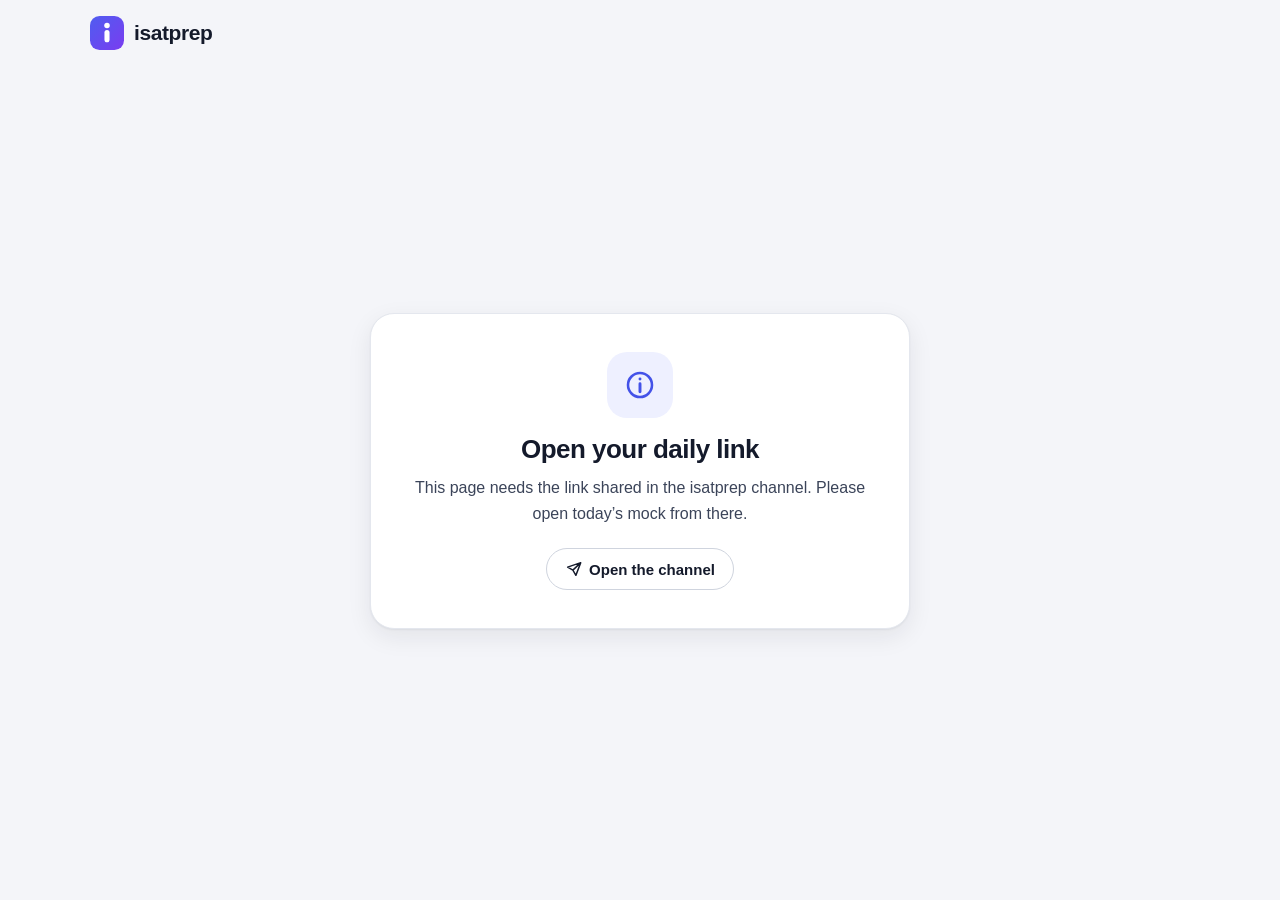
<file: index.html>
<!doctype html>
<html lang="en">
<head>
  <meta charset="utf-8">
  <meta name="viewport" content="width=device-width, initial-scale=1, viewport-fit=cover">
  <meta name="color-scheme" content="light">
  <meta name="theme-color" content="#ffffff">
  <meta name="robots" content="noindex">
  <title>isatprep · Daily SAT Mock</title>
  <meta name="description" content="Full-length adaptive Digital SAT practice test from isatprep.">
  <link rel="icon" href="img/icon.svg" type="image/svg+xml">
  <link rel="icon" href="favicon.ico" sizes="32x32">
  <link rel="apple-touch-icon" href="img/apple-touch-icon.png">
  <link rel="stylesheet" href="vendor/katex/katex.min.css?v=3f94e1b737">
  <link rel="stylesheet" href="css/app.css?v=085a06b47d">
</head>
<body>
  <div id="app" class="app" aria-live="polite">
    <div class="boot">
      <div class="boot-mark" aria-hidden="true"></div>
      <p>Loading your mock…</p>
    </div>
  </div>
  <div id="layer" class="layer"></div>
  <div id="toasts" class="toasts" role="status" aria-live="polite"></div>
  <noscript><div class="noscript">This test needs JavaScript. Please open the link in Chrome or Safari.</div></noscript>

  <script src="vendor/katex/katex.min.js?v=4881bfc93a"></script>
  <script src="vendor/katex/auto-render.min.js?v=61e52860f7"></script>
  <script src="js/config.js?v=001ae4e571"></script>
  <script src="js/core.js?v=7a2bbf46b4"></script>
  <script src="js/app.js?v=c1713fd6d5"></script>
</body>
</html>
</file>
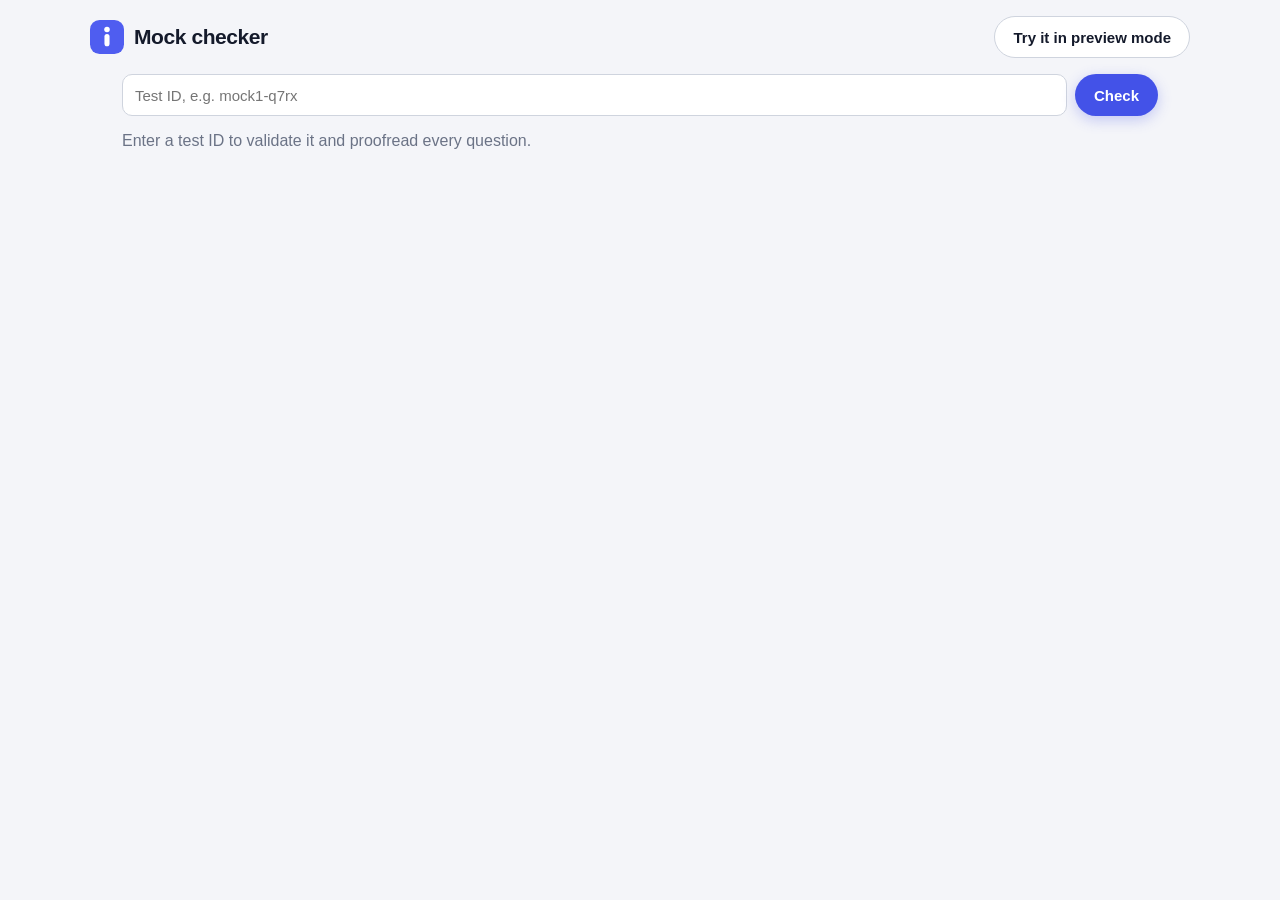
<file: check.html>
<!doctype html>
<html lang="en">
<head>
  <meta charset="utf-8">
  <meta name="viewport" content="width=device-width, initial-scale=1">
  <meta name="robots" content="noindex">
  <title>Check a mock · isatprep</title>
  <link rel="icon" href="img/icon.svg" type="image/svg+xml">
  <link rel="stylesheet" href="vendor/katex/katex.min.css?v=3f94e1b737">
  <link rel="stylesheet" href="css/app.css?v=085a06b47d">
  <style>
    body { background: var(--bg); }
    .ck { max-width: 1100px; margin: 0 auto; padding: 0 clamp(14px, 3vw, 32px) 60px; }
    .ck-status { border-radius: 16px; padding: 18px 20px; margin: 8px 0 18px; font-size: 16px; }
    .ck-status.ok { background: var(--ok-50); color: #0f6a40; }
    .ck-status.bad { background: var(--bad-50); color: #9b1c22; }
    .ck-status ul { margin: 8px 0 0; padding-left: 20px; }
    .ck-form { display: flex; gap: 8px; margin: 0 0 14px; }
    .ck-form input { flex: 1; height: 42px; border: 1.5px solid var(--line-2); border-radius: 10px; padding: 0 12px; font-size: 15px; }
    .ck-toc { display: flex; flex-wrap: wrap; gap: 8px; margin: 0 0 14px; }
    .ck-toc a { background: #fff; border: 1px solid var(--line); padding: 6px 12px; border-radius: 999px; text-decoration: none; color: var(--ink); font-weight: 650; font-size: 13.5px; }
    .ck-mod h2 { position: sticky; top: 0; background: var(--bg); padding: 14px 0 10px; margin: 18px 0 6px; z-index: 2; font-size: 20px; }
    .ck-q { background: #fff; border: 1px solid var(--line); border-radius: 16px; padding: 18px 20px; margin: 12px 0; }
    .ck-q.err { border-color: var(--bad); box-shadow: 0 0 0 2px var(--bad-50); }
    .ck-meta { display: flex; gap: 8px; flex-wrap: wrap; align-items: center; margin-bottom: 10px; font-size: 13px; }
    .ck-meta .num { background: #12151d; color: #fff; border-radius: 6px; padding: 2px 9px; font-weight: 750; }
    .ck-meta .src { color: var(--muted); margin-left: auto; }
    .ck-cols { display: grid; grid-template-columns: 1fr 1fr; gap: 22px; }
    .ck-cols.one { grid-template-columns: 1fr; }
    .ck-q .prompt { margin-top: 0; }
    .ck-ans { margin-top: 10px; font-weight: 700; color: #0f6a40; }
    .ck-q .explain { margin-top: 12px; }
    .ck-errs { color: var(--bad); font-weight: 650; margin-top: 8px; }
    @media (max-width: 860px) { .ck-cols { grid-template-columns: 1fr; } }
  </style>
</head>
<body>
  <header class="brandbar"><span class="wordmark"><span class="wm-mark"><svg viewBox="0 0 32 32"><rect width="32" height="32" rx="9" fill="#4f5df0"/><circle cx="16" cy="9" r="2.6" fill="#fff"/><rect x="13.6" y="13.2" width="4.8" height="11.5" rx="2.4" fill="#fff"/></svg></span><span class="wm-text">Mock checker</span></span><a class="btn ghost" id="tryLink" href="#">Try it in preview mode</a></header>
  <main class="ck">
    <form class="ck-form" id="f"><input id="tid" placeholder="Test ID, e.g. mock1-q7rx" autocomplete="off"><button class="btn primary">Check</button></form>
    <div id="out"><p class="muted">Enter a test ID to validate it and proofread every question.</p></div>
  </main>
  <script src="vendor/katex/katex.min.js?v=4881bfc93a"></script>
  <script src="vendor/katex/auto-render.min.js?v=61e52860f7"></script>
  <script src="js/config.js?v=001ae4e571"></script>
  <script src="js/core.js?v=7a2bbf46b4"></script>
  <script>
  (function () {
    var C = window.SATCore;
    var p = new URLSearchParams(location.search), id = p.get('t') || '';
    var out = document.getElementById('out');
    document.getElementById('tid').value = id;
    document.getElementById('f').addEventListener('submit', function (e) { e.preventDefault(); var v = document.getElementById('tid').value.trim(); if (v) location.search = '?t=' + encodeURIComponent(v); });
    if (!id) return;
    document.getElementById('tryLink').href = 'index.html?t=' + encodeURIComponent(id) + '&preview=1';
    var s = document.createElement('script');
    s.src = 'tests/' + encodeURIComponent(id) + '.js?v=' + Date.now();
    s.onerror = function () { out.innerHTML = '<div class="ck-status bad"><b>Not found:</b> tests/' + id + '.js</div>'; };
    s.onload = function () { run((window.SAT_TESTS || {})[id]); };
    document.head.appendChild(s);

    function run(T) {
      if (!T) { out.innerHTML = '<div class="ck-status bad">The file loaded but did not define test "' + id + '".</div>'; return; }
      try { C.prepareTest(T); } catch (e) { out.innerHTML = '<div class="ck-status bad">The answer keys in this file could not be decoded. Rebuild it with build.py.</div>'; return; }
      var problems = C.validateTest(T);
      var names = { rw1: 'R&W · Module 1', rw2Easy: 'R&W · Module 2 (easier)', rw2Hard: 'R&W · Module 2 (harder)', math1: 'Math · Module 1', math2Easy: 'Math · Module 2 (easier)', math2Hard: 'Math · Module 2 (harder)' };
      var html = '<div id="status"></div><p><b>' + T.title + '</b> · id <code>' + T.id + '</code> · opens: ' + (T.opensAt || 'now') + ' · closes: ' + (T.closesAt || 'never') + ' · routing: R&W ≥ ' + T.routing.rw + ', Math ≥ ' + T.routing.math + '</p>';
      html += '<nav class="ck-toc">' + Object.keys(names).map(function (k) { return '<a href="#' + k + '">' + names[k] + '</a>'; }).join('') + '</nav>';
      Object.keys(names).forEach(function (k) {
        html += '<section class="ck-mod" id="' + k + '"><h2>' + names[k] + ' · ' + T.modules[k].length + ' questions</h2>';
        T.modules[k].forEach(function (q, i) {
          var ch = '';
          if (q.type === 'mcq') ch = '<div class="choices review">' + q.choices.map(function (c, j) { var L = 'ABCD'[j]; return '<div class="choice-row' + (L === q.answer ? ' key' : '') + '"><div class="choice"><span class="letter">' + L + '</span><span class="ctext">' + c + '</span></div></div>'; }).join('') + '</div>';
          else ch = '<div class="ck-ans">Student-produced response · key: ' + q.answer + '</div>';
          html += '<article class="ck-q" data-qid="' + q.id + '"><div class="ck-meta"><span class="num">' + (i + 1) + '</span><span class="chip">' + q.domain + '</span>' + (q.skill ? '<span class="chip">' + q.skill + '</span>' : '') + '<span class="chip">' + q.type.toUpperCase() + '</span><span class="src">' + (q.src || '') + '</span></div>' +
            '<div class="ck-cols' + (q.passage ? '' : ' one') + '">' + (q.passage ? '<div class="passage">' + q.passage + '</div>' : '') + '<div><div class="prompt">' + q.prompt + '</div>' + ch + (q.type === 'mcq' ? '<div class="ck-ans">Answer: ' + q.answer + '</div>' : '') + '</div></div>' +
            '<div class="explain"><b>Explanation</b><div>' + q.explanation + '</div></div><div class="ck-errs"></div></article>';
        });
        html += '</section>';
      });
      out.innerHTML = html;
      var mathErrors = 0;
      document.querySelectorAll('.ck-q').forEach(function (el) {
        renderMathInElement(el, { delimiters: [{ left: '\\(', right: '\\)', display: false }, { left: '\\[', right: '\\]', display: true }], throwOnError: false,
          errorCallback: function (msg) { mathErrors++; el.classList.add('err'); el.querySelector('.ck-errs').textContent += 'Math error: ' + msg + ' '; } });
        if (el.querySelector('.katex-error')) { mathErrors++; el.classList.add('err'); el.querySelector('.ck-errs').textContent += 'A formula failed to render. '; }
        var raw = el.textContent;
        if (/\\\(|\\\)/.test(raw)) { el.classList.add('err'); el.querySelector('.ck-errs').textContent += 'Unrendered math delimiters. '; mathErrors++; }
      });
      if (mathErrors) problems.push(mathErrors + ' formula problem(s) — see the red cards below.');
      var st = document.getElementById('status');
      st.className = 'ck-status ' + (problems.length ? 'bad' : 'ok');
      st.innerHTML = problems.length ? '<b>Fix these before publishing:</b><ul>' + problems.map(function (x) { return '<li>' + x + '</li>'; }).join('') + '</ul>'
        : '<b>✓ Ready to publish.</b> 147 questions checked: counts, answer keys, typed-answer keys, and every formula render correctly.';
    }
  })();
  </script>
</body>
</html>
</file>
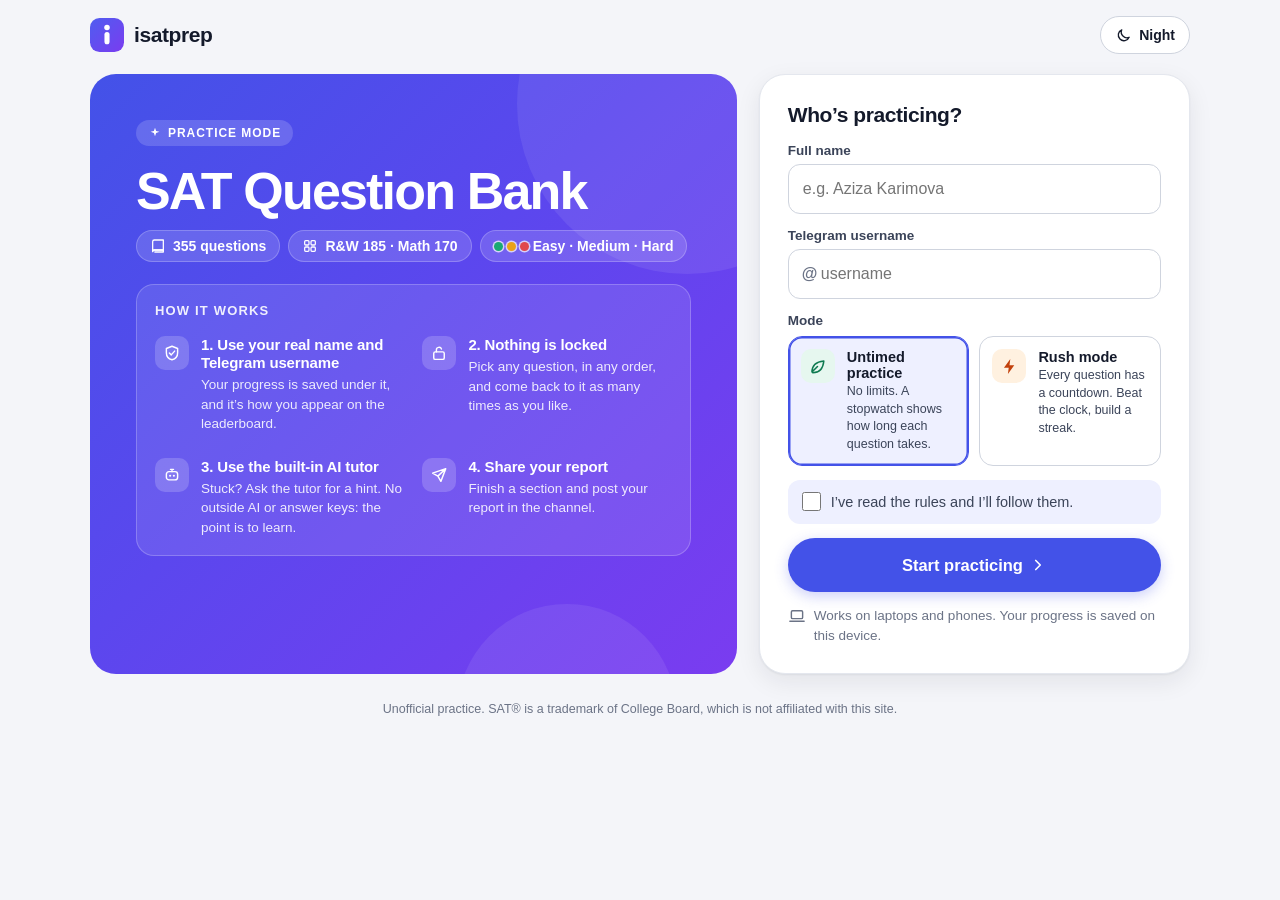
<file: practice.html>
<!doctype html>
<html lang="en">
<head>
  <meta charset="utf-8">
  <meta name="viewport" content="width=device-width, initial-scale=1, viewport-fit=cover">
  <meta name="color-scheme" content="light">
  <meta name="theme-color" content="#ffffff">
  <meta name="robots" content="noindex">
  <meta name="bank-version" content="8b39e8bb0f">
  <script>try{document.documentElement.setAttribute('data-theme',localStorage.getItem('isatprep:theme')==='dark'?'dark':'light')}catch(e){}</script>
  <title>isatprep · SAT Practice</title>
  <meta name="description" content="SAT question bank from isatprep: 355 questions, untimed or rush mode, instant explanations.">
  <link rel="icon" href="img/icon.svg" type="image/svg+xml">
  <link rel="icon" href="favicon.ico" sizes="32x32">
  <link rel="apple-touch-icon" href="img/apple-touch-icon.png">
  <link rel="stylesheet" href="vendor/katex/katex.min.css?v=3f94e1b737">
  <link rel="stylesheet" href="css/app.css?v=085a06b47d">
  <link rel="stylesheet" href="css/practice.css?v=b8a24d0ba1">
</head>
<body>
  <div id="app" class="app" aria-live="polite">
    <div class="boot">
      <div class="boot-mark" aria-hidden="true"></div>
      <p>Loading practice…</p>
    </div>
  </div>
  <div id="layer" class="layer"></div>
  <div id="toasts" class="toasts" role="status" aria-live="polite"></div>
  <noscript><div class="noscript">This page needs JavaScript. Please open the link in Chrome or Safari.</div></noscript>

  <script src="vendor/katex/katex.min.js?v=4881bfc93a"></script>
  <script src="vendor/katex/auto-render.min.js?v=61e52860f7"></script>
  <script src="js/config.js?v=001ae4e571"></script>
  <script src="js/core.js?v=7a2bbf46b4"></script>
  <script src="js/practice.js?v=1e02265a04"></script>
</body>
</html>
</file>
<file: css/app.css>
/* isatprep · Daily SAT Mock — styles */
:root {
  --build: "59b130d921"; /* stamped by build/common.py — app.js reloads once if this doesn't match its own build */
  --ink: #141a2b; --ink-2: #3b4459; --muted: #6b7386; --line: #e4e7ee; --line-2: #cfd4de;
  --bg: #f4f5f9; --panel: #ffffff;
  --brand: #4352e8; --brand-ink: #2a33a8; --brand-50: #eef0ff; --brand-100: #dde2ff; --brand-200: #b9c2ff;
  --violet: #7a3cf0; --flag: #d6263f;
  --ok: #16915a; --ok-50: #e7f6ee; --bad: #d63a3f; --bad-50: #fdecec; --warn: #c2410c; --warn-50: #fff4e5;
  --serif: "Noto Serif", Charter, "Bitstream Charter", Cambria, "Source Serif Pro", "Times New Roman", Georgia, serif;
  --sans: -apple-system, BlinkMacSystemFont, "Segoe UI", Roboto, "Helvetica Neue", Arial, sans-serif;
  --radius: 14px;
  --shadow: 0 1px 2px rgba(20, 26, 43, .06), 0 8px 24px rgba(20, 26, 43, .08);
  --shadow-lg: 0 24px 64px rgba(20, 26, 43, .22);
  --grad: linear-gradient(135deg, #4352e8 0%, #5b47ee 45%, #7a3cf0 100%);
}
* { box-sizing: border-box; }
html, body { margin: 0; height: 100%; }
body { font-family: var(--sans); color: var(--ink); background: var(--bg); -webkit-text-size-adjust: 100%; text-rendering: optimizeLegibility; -webkit-font-smoothing: antialiased; }
button, input, select { font: inherit; color: inherit; }
button { -webkit-tap-highlight-color: transparent; }
svg { display: block; }
a { color: var(--brand); }
:focus-visible { outline: 3px solid var(--brand-200); outline-offset: 2px; }
.muted { color: var(--muted); }
[hidden] { display: none !important; }

/* ------------------------------------------------------------------ boot / misc */
.boot { min-height: 100vh; display: grid; place-content: center; justify-items: center; gap: 14px; color: var(--muted); }
.boot-mark { width: 46px; height: 46px; border-radius: 14px; background: var(--grad); animation: pulse 1.2s ease-in-out infinite; }
@keyframes pulse { 50% { transform: scale(.88); opacity: .7; } }
@keyframes spin { to { transform: rotate(360deg); } }
@keyframes pop { from { opacity: 0; transform: translate(-50%, -46%) scale(.98); } to { opacity: 1; transform: translate(-50%, -50%); } }
@keyframes rise { from { opacity: 0; transform: translate(-50%, 8px); } to { opacity: 1; transform: translate(-50%, 0); } }
.font-probe { position: absolute; left: -9999px; top: 0; visibility: hidden; }
.noscript { padding: 24px; text-align: center; }
.spin { width: 16px; height: 16px; border: 2px solid rgba(255, 255, 255, .45); border-top-color: #fff; border-radius: 50%; animation: spin .8s linear infinite; display: none; flex: none; }
.loading .spin { display: inline-block; }
.spin.dark { display: inline-block; border-color: rgba(20, 26, 43, .18); border-top-color: var(--ink); }

/* ------------------------------------------------------------------ buttons */
.btn { display: inline-flex; align-items: center; justify-content: center; gap: 6px; height: 42px; padding: 0 18px; border-radius: 999px; border: 1.5px solid transparent; font-weight: 650; font-size: 15px; cursor: pointer; text-decoration: none; white-space: nowrap; transition: background .15s, border-color .15s, transform .05s, box-shadow .15s; user-select: none; }
.btn svg { width: 18px; height: 18px; }
.btn:active { transform: translateY(1px); }
.btn:disabled { opacity: .42; cursor: not-allowed; transform: none; }
.btn.primary { background: var(--brand); color: #fff; box-shadow: 0 4px 14px rgba(67, 82, 232, .28); }
.btn.primary:hover:not(:disabled) { background: var(--brand-ink); }
.btn.ghost { background: #fff; border-color: var(--line-2); color: var(--ink); }
.btn.ghost:hover:not(:disabled) { border-color: var(--ink-2); }
.btn.big { height: 54px; font-size: 16.5px; padding: 0 26px; }
.btn.block { width: 100%; }
.btn.white { background: #fff; color: var(--brand-ink); }
.btn.glass { background: rgba(255, 255, 255, .14); color: #fff; border-color: rgba(255, 255, 255, .35); }
.btn.glass:hover { background: rgba(255, 255, 255, .22); }
.icon-btn { width: 38px; height: 38px; border-radius: 10px; border: 0; background: transparent; display: grid; place-items: center; cursor: pointer; color: var(--ink-2); flex: none; }
.icon-btn:hover { background: #f1f2f6; }
.icon-btn svg { width: 20px; height: 20px; }
.pill-btn { border: 1.5px solid var(--line-2); background: #fff; border-radius: 999px; padding: 4px 12px; font-size: 13px; font-weight: 650; cursor: pointer; }
.pill-btn:hover { border-color: var(--ink-2); }
.link-btn { display: inline-flex; align-items: center; gap: 2px; border: 0; background: none; padding: 2px 0; font-weight: 650; font-size: 14px; cursor: pointer; color: var(--ink); }
.link-btn svg { width: 16px; height: 16px; }
.mini-btn { border: 1px solid currentColor; background: none; border-radius: 999px; padding: 1px 9px; font-size: 12px; font-weight: 700; cursor: pointer; color: inherit; margin-left: 4px; }
.pill { display: inline-flex; align-items: center; gap: 6px; border-radius: 999px; padding: 6px 12px; font-size: 13px; font-weight: 650; }
.pill svg { width: 15px; height: 15px; }
.pill.warn { background: var(--warn-50); color: var(--warn); }
.pill.soft { background: rgba(255, 255, 255, .14); color: #fff; margin-top: 18px; }

/* ------------------------------------------------------------------ page chrome */
.app.page { min-height: 100vh; }
.brandbar { display: flex; align-items: center; justify-content: space-between; gap: 12px; padding: 16px clamp(16px, 4vw, 40px); max-width: 1180px; margin: 0 auto; flex-wrap: wrap; }
.wordmark { display: inline-flex; align-items: center; gap: 10px; text-decoration: none; color: var(--ink); font-weight: 800; font-size: 21px; letter-spacing: -.02em; }
.wm-mark svg { width: 34px; height: 34px; }
.foot { text-align: center; color: var(--muted); font-size: 12.5px; padding: 28px 0 8px; }
.eyebrow { display: inline-flex; align-items: center; gap: 6px; text-transform: uppercase; letter-spacing: .08em; font-size: 12px; font-weight: 750; background: rgba(255, 255, 255, .16); padding: 6px 12px; border-radius: 999px; }
.eyebrow svg { width: 14px; height: 14px; }

/* ------------------------------------------------------------------ welcome */
/* landing page v2: chips + rules inside the hero */
.chips { display: flex; flex-wrap: wrap; gap: 8px; margin: 2px 0 22px; }
.chips span { display: inline-flex; align-items: center; gap: 7px; background: rgba(255, 255, 255, .14); border: 1px solid rgba(255, 255, 255, .22); border-radius: 999px; padding: 7px 13px; font-size: 14px; font-weight: 600; }
.chips svg { width: 16px; height: 16px; }
.rules-card { background: rgba(255, 255, 255, .1); border: 1px solid rgba(255, 255, 255, .22); border-radius: 18px; padding: 18px 18px 6px; }
.rules-card h2 { margin: 0 0 10px; font-size: 13px; text-transform: uppercase; letter-spacing: .09em; opacity: .9; }
.rule-list { list-style: none; margin: 0; padding: 0; display: grid; grid-template-columns: 1fr 1fr; gap: 4px 18px; }
.rule-list li { display: flex; gap: 12px; align-items: flex-start; padding: 8px 0 12px; }
.rl-ico { width: 34px; height: 34px; flex: none; border-radius: 10px; background: rgba(255, 255, 255, .18); display: grid; place-items: center; }
.rl-ico svg { width: 18px; height: 18px; }
.rule-list b { font-size: 15px; letter-spacing: -.01em; }
.rule-list p { margin: 3px 0 0; font-size: 13.5px; line-height: 1.45; opacity: .88; }
.agree { display: flex; gap: 10px; align-items: flex-start; font-size: 14.5px; line-height: 1.4; cursor: pointer; background: var(--brand-50); border-radius: 12px; padding: 12px 14px; color: var(--ink-2); }
.agree input { width: 19px; height: 19px; margin: 0; flex: none; accent-color: var(--brand); cursor: pointer; }
/* between modules + break */
.brk-actions { display: flex; gap: 10px; justify-content: center; flex-wrap: wrap; }
.gate-ico { width: 64px; height: 64px; margin: 0 auto 6px; border-radius: 20px; background: var(--ok-50); color: var(--ok); display: grid; place-items: center; }
.gate-ico svg { width: 32px; height: 32px; }
.gate-ico.warn { background: var(--warn-50); color: var(--warn); }
.music { margin-top: 22px; padding-top: 18px; border-top: 1px dashed var(--line-2); display: flex; flex-direction: column; align-items: center; gap: 6px; }
.music small { color: var(--muted); font-size: 12.5px; }
.music-row { display: flex; gap: 10px; flex-wrap: wrap; justify-content: center; }
.yt-box { width: 100%; max-width: 420px; aspect-ratio: 16 / 9; border-radius: 14px; overflow: hidden; background: #000; margin-top: 6px; }
.yt-box iframe { width: 100%; height: 100%; border: 0; display: block; }
.music-btn { display: inline-flex; align-items: center; gap: 10px; height: 44px; padding: 0 18px 0 14px; border-radius: 999px; border: 1.5px solid var(--line-2); background: #fff; font-weight: 650; cursor: pointer; }
.music-btn:hover { border-color: var(--brand); color: var(--brand); }
.music-btn.on { background: #141a2b; color: #fff; border-color: #141a2b; }
.eqz { display: inline-flex; align-items: flex-end; gap: 2px; height: 16px; }
.eqz i { width: 3px; height: 5px; border-radius: 2px; background: currentColor; }
.music-btn.on .eqz i { animation: eqz .7s ease-in-out infinite; }
.music-btn.on .eqz i:nth-child(2) { animation-delay: .15s; } .music-btn.on .eqz i:nth-child(3) { animation-delay: .3s; } .music-btn.on .eqz i:nth-child(4) { animation-delay: .45s; }
@keyframes eqz { 50% { height: 16px; } }
/* full-screen lock */
.fs-lock { position: fixed; inset: 0; z-index: 200; background: #141a2b; display: grid; place-items: center; padding: 16px; }
.fs-card { background: #fff; border-radius: 24px; padding: 32px 26px; max-width: 440px; text-align: center; box-shadow: var(--shadow-lg); }
.fs-card h2 { margin: 6px 0 8px; font-size: 24px; letter-spacing: -.02em; }
.fs-card p { color: var(--ink-2); line-height: 1.55; margin: 0 0 20px; }
.fs-card small { display: block; margin-top: 12px; color: var(--muted); font-size: 12.5px; }
@media (max-width: 899px) { .rule-list { grid-template-columns: 1fr; } }

.welcome { max-width: 1180px; margin: 0 auto; padding: 4px clamp(16px, 4vw, 40px) 40px; }
.hero { display: grid; grid-template-columns: 1.2fr .8fr; gap: 22px; align-items: stretch; }
.hero-copy { background: var(--grad); color: #fff; border-radius: 26px; padding: clamp(26px, 4vw, 46px); position: relative; overflow: hidden; }
.hero-copy::before, .hero-copy::after { content: ""; position: absolute; border-radius: 50%; background: rgba(255, 255, 255, .08); pointer-events: none; }
.hero-copy::before { width: 340px; height: 340px; right: -120px; top: -140px; }
.hero-copy::after { width: 220px; height: 220px; right: 60px; bottom: -150px; }
.hero-copy > * { position: relative; }
.hero h1 { font-size: clamp(32px, 4.6vw, 52px); line-height: 1.04; letter-spacing: -.035em; margin: 18px 0 12px; }
.lede { font-size: 17px; line-height: 1.55; margin: 0; max-width: 580px; opacity: .93; }
.facts { display: grid; grid-template-columns: repeat(4, 1fr); gap: 10px; margin-top: 26px; }
.fact { background: rgba(255, 255, 255, .12); border: 1px solid rgba(255, 255, 255, .2); border-radius: 14px; padding: 12px 12px 10px; }
.fact b { display: block; font-size: 21px; letter-spacing: -.02em; }
.fact span { font-size: 12.5px; opacity: .85; }
.start-card { background: #fff; border-radius: 26px; padding: 28px; box-shadow: var(--shadow); display: flex; flex-direction: column; gap: 14px; border: 1px solid var(--line); }
.start-card h2 { font-size: 21px; margin: 0 0 2px; letter-spacing: -.02em; }
.field { display: block; }
.field > span { display: block; font-size: 13.5px; font-weight: 650; margin-bottom: 6px; color: var(--ink-2); }
.field em { font-weight: 450; color: var(--muted); font-style: normal; }
.field input { width: 100%; height: 50px; border: 1.5px solid var(--line-2); border-radius: 12px; padding: 0 14px; font-size: 16px; outline: none; background: #fff; transition: border-color .15s, box-shadow .15s; }
.field input:focus { border-color: var(--brand); box-shadow: 0 0 0 4px var(--brand-100); }
.at-input { position: relative; }
.at-input b { position: absolute; left: 14px; top: 50%; transform: translateY(-50%); color: var(--muted); font-weight: 600; }
.at-input input { padding-left: 32px; }
.field-err { color: var(--bad); font-size: 14px; margin: 0; }
.fine { font-size: 13.5px; color: var(--muted); display: flex; gap: 8px; align-items: flex-start; margin: 0; line-height: 1.45; }
.fine svg { width: 18px; height: 18px; flex: none; margin-top: 1px; }
.warn-text { color: var(--warn); }
.timeline { display: grid; grid-template-columns: repeat(5, 1fr); gap: 12px; margin: 24px 0; counter-reset: step; }
.tl-step { background: #fff; border: 1px solid var(--line); border-radius: 16px; padding: 14px; display: flex; gap: 12px; align-items: center; position: relative; }
.tl-dot { width: 42px; height: 42px; flex: none; border-radius: 12px; background: var(--brand-50); color: var(--brand); display: grid; place-items: center; }
.tl-dot svg { width: 22px; height: 22px; }
.tl-step.brk .tl-dot { background: var(--warn-50); color: var(--warn); }
.tl-txt b { display: block; font-size: 14.5px; }
.tl-txt span { font-size: 13px; color: var(--ink-2); }
.tl-txt small { display: block; color: var(--muted); font-size: 12px; margin-top: 2px; }
.rules { display: grid; grid-template-columns: repeat(2, 1fr); gap: 14px; }
.rule { background: #fff; border: 1px solid var(--line); border-radius: 16px; padding: 18px; display: flex; gap: 14px; }
.rule-ico { width: 44px; height: 44px; flex: none; border-radius: 12px; background: var(--brand-50); color: var(--brand); display: grid; place-items: center; }
.rule-ico svg { width: 22px; height: 22px; }
.rule b { font-size: 15.5px; }
.rule p { margin: 4px 0 0; color: var(--ink-2); font-size: 14.5px; line-height: 1.5; }

/* ------------------------------------------------------------------ message screens */
.msg-screen { min-height: calc(100vh - 90px); display: grid; place-items: center; padding: 24px 16px; }
.msg-card { max-width: 540px; background: #fff; border-radius: 24px; padding: 38px 28px; text-align: center; box-shadow: var(--shadow); border: 1px solid var(--line); }
.msg-card h1 { font-size: 26px; letter-spacing: -.02em; margin: 0 0 10px; }
.msg-card p { color: var(--ink-2); line-height: 1.6; margin: 0 0 22px; }
.msg-ico { width: 66px; height: 66px; border-radius: 20px; background: var(--brand-50); color: var(--brand); display: grid; place-items: center; margin: 0 auto 16px; }
.msg-ico svg { width: 32px; height: 32px; }
.countdown { font-size: 36px; font-weight: 800; margin: 14px 0; font-variant-numeric: tabular-nums; color: var(--ink); letter-spacing: -.02em; }

/* ------------------------------------------------------------------ test layout */
.app.test { height: 100vh; height: 100dvh; display: flex; flex-direction: column; overflow: hidden; background: #fff; }
.preview-bar { display: flex; gap: 10px; align-items: center; padding: 6px 14px; background: var(--warn-50); color: var(--warn); font-size: 13px; flex-wrap: wrap; flex: none; }
.preview-bar select { border: 1px solid currentColor; border-radius: 8px; padding: 3px 6px; background: #fff; }
.tb { display: grid; grid-template-columns: 1fr auto 1fr; align-items: center; gap: 12px; padding: 10px 22px; min-height: 64px; background: #fff; flex: none; }
.tb-left { min-width: 0; }
.tb-title { font-weight: 700; font-size: 15.5px; white-space: nowrap; overflow: hidden; text-overflow: ellipsis; }
.tb-title .short { display: none; }
.tb-center { display: flex; flex-direction: column; align-items: center; gap: 2px; }
.timer { display: flex; align-items: center; font-size: 21px; font-weight: 750; font-variant-numeric: tabular-nums; letter-spacing: .01em; min-height: 28px; }
.timer .clock-ico { display: none; color: var(--ink-2); }
.timer .clock-ico svg { width: 24px; height: 24px; }
.timer.hidden-time .clock { display: none; }
.timer.hidden-time .clock-ico { display: block; }
.timer.urgent .clock { color: var(--bad); }
.tb-right { display: flex; justify-content: flex-end; gap: 6px; }
.tool { display: flex; flex-direction: column; align-items: center; gap: 2px; border: 0; background: none; padding: 4px 10px; border-radius: 10px; cursor: pointer; font-size: 12px; font-weight: 650; color: var(--ink-2); }
.tool svg { width: 22px; height: 22px; color: var(--ink); }
.tool:hover, .tool[aria-pressed="true"] { background: var(--brand-50); color: var(--brand-ink); }
.tb-rule { height: 4px; flex: none; background: repeating-linear-gradient(90deg, #4352e8 0 22px, transparent 22px 30px, #7a3cf0 30px 52px, transparent 52px 60px, #19a3c9 60px 82px, transparent 82px 90px); opacity: .85; }
.work { flex: 1; min-height: 0; display: flex; background: #fff; }
.stage { flex: 1; min-width: 0; min-height: 0; position: relative; }
.stage.split { display: grid; grid-template-columns: minmax(0, 1fr) 7px minmax(0, 1fr); }
.stage.single { overflow: hidden; }
.pane { overflow: auto; -webkit-overflow-scrolling: touch; overscroll-behavior: contain; padding: 30px clamp(20px, 3vw, 44px) 48px; }
.passage-pane .passage { max-width: 660px; margin: 0 auto; }
.question-pane { }
.question-pane > * { max-width: 660px; margin-left: auto; margin-right: auto; }
.math-pane { height: 100%; }
.math-col { max-width: 780px; margin: 0 auto; }
.divider { background: #eceef3; border-left: 1px solid #e0e3ea; border-right: 1px solid #e0e3ea; }

/* reading typography */
.passage, .prompt, .ctext, .explain > div { font-family: var(--serif); font-size: 17px; line-height: 1.68; color: #10131c; font-variant-numeric: lining-nums; font-feature-settings: "lnum" 1; }
.passage p { margin: 0 0 14px; }
.passage p:last-child { margin-bottom: 0; }
.passage u { text-decoration-thickness: 1.5px; text-underline-offset: 3px; }
.poem { margin: 4px 0 14px 22px; }
.poem p { margin: 0; }
.text-label { font-family: var(--sans); font-weight: 750; font-size: 14.5px; margin: 16px 0 6px !important; }
.text-label:first-child { margin-top: 0 !important; }
ul.notes { margin: 6px 0 0; padding-left: 22px; }
ul.notes li { margin: 7px 0; padding-left: 2px; }
.prompt { margin: 20px 0 18px; }
.prompt p { margin: 0 0 12px; }
.prompt p:last-child { margin-bottom: 0; }
.prompt .roman { line-height: 1.8; }
.eq { text-align: center; margin: 8px 0 10px; font-size: 1.04em; }
.katex { font-size: 1.07em; }
.figure { margin: 4px 0 18px; text-align: center; }
.figure svg.fig { margin: 0 auto; max-width: 100%; height: auto; }
figure.tbl { margin: 14px 0 16px; }
figure.tbl figcaption { font-family: var(--sans); font-weight: 750; text-align: center; font-size: 14px; margin-bottom: 8px; color: var(--ink); }
.tbl-scroll { overflow-x: auto; -webkit-overflow-scrolling: touch; }
table.data { border-collapse: collapse; margin: 0 auto; font-family: var(--sans); font-size: 14.5px; line-height: 1.35; background: #fff; }
table.data th, table.data td { border: 1px solid #c4c9d4; padding: 7px 12px; text-align: left; vertical-align: top; }
table.data th { background: #f2f4f8; font-weight: 700; }
table.data.xy th, table.data.xy td, table.data.mini th, table.data.mini td { text-align: center; padding: 6px 16px; }
table.data td i { font-family: var(--serif); }

/* question header */
.qhead { display: flex; align-items: center; gap: 12px; background: #eef0f4; border-radius: 6px; height: 42px; padding-right: 8px; border-bottom: 2px dashed #b9bfcb; }
.qnum { background: #12151d; color: #fff; font-weight: 750; height: 100%; min-width: 40px; padding: 0 10px; display: grid; place-items: center; border-radius: 6px 0 0 6px; font-size: 15.5px; }
.mark-btn { display: inline-flex; align-items: center; gap: 6px; border: 0; background: none; cursor: pointer; font-weight: 600; font-size: 14.5px; padding: 6px 4px; color: var(--ink); }
.mark-btn svg { width: 20px; height: 20px; }
.mark-btn.on svg { color: var(--flag); }
.abc-btn { margin-left: auto; border: 1.5px solid #9aa1af; background: #fff; border-radius: 6px; padding: 3px 7px; cursor: pointer; }
.abc-btn.on { background: var(--brand); border-color: var(--brand); color: #fff; }
.abc-ico { position: relative; display: inline-block; font-weight: 800; font-size: 12.5px; letter-spacing: .02em; line-height: 1.3; }
.abc-ico i { position: absolute; left: -2px; right: -2px; top: 50%; border-top: 1.6px solid currentColor; transform: rotate(-16deg); }

/* answer choices */
.choices { display: flex; flex-direction: column; gap: 12px; }
.choice-row { display: flex; align-items: stretch; gap: 10px; }
.choice { flex: 1; min-width: 0; display: flex; align-items: center; gap: 14px; border: 1.5px solid #8d95a5; border-radius: 10px; padding: 11px 16px; cursor: pointer; background: #fff; min-height: 54px; position: relative; transition: border-color .12s, background .12s, box-shadow .12s; -webkit-user-select: none; user-select: none; }
.choice:hover { border-color: var(--brand); }
.choice .letter { flex: 0 0 30px; height: 30px; border-radius: 50%; border: 1.8px solid #1b1f2a; display: grid; place-items: center; font-family: var(--sans); font-weight: 750; font-size: 14px; background: #fff; }
.choice .ctext { flex: 1; min-width: 0; overflow-wrap: anywhere; }
.choice .ctext figure.tbl { margin: 2px 0; }
.choice-row.selected .choice { border-color: var(--brand); box-shadow: inset 0 0 0 1.5px var(--brand); background: var(--brand-50); }
.choice-row.selected .letter { background: var(--brand); border-color: var(--brand); color: #fff; }
.choice-row.struck .ctext, .choice-row.struck .letter { opacity: .4; }
.choice-row.struck .choice::after { content: ""; position: absolute; left: 10px; right: 10px; top: 50%; border-top: 2px solid #2a2f3b; pointer-events: none; }
.strike { display: none; width: 44px; flex: none; border: 0; background: none; cursor: pointer; place-items: center; color: var(--ink-2); font-size: 13px; font-weight: 650; }
.abc-mode .strike { display: grid; }
.strike-l { position: relative; width: 26px; height: 26px; border: 1.6px solid currentColor; border-radius: 50%; display: grid; place-items: center; font-weight: 750; font-size: 12.5px; }
.strike-l::after { content: ""; position: absolute; left: -4px; right: -4px; top: 50%; border-top: 1.6px solid currentColor; }
.strike u { text-underline-offset: 3px; }

/* student-produced response */
.spr { margin-top: 4px; }
.spr-label { display: block; font-weight: 650; font-size: 14px; margin-bottom: 8px; color: var(--ink-2); }
.spr-row { display: flex; align-items: center; gap: 10px; flex-wrap: wrap; }
.spr-input { width: 190px; height: 54px; border: 2px solid #59606f; border-radius: 10px; padding: 0 14px; font-size: 23px; font-weight: 600; letter-spacing: .04em; outline: none; font-variant-numeric: tabular-nums; background: #fff; }
.spr-input:focus { border-color: var(--brand); box-shadow: 0 0 0 4px var(--brand-100); }
.spr-keys { display: flex; gap: 6px; }
.spr-keys .key { width: 46px; height: 46px; border: 1.5px solid var(--line-2); border-radius: 10px; background: #fff; font-size: 20px; font-weight: 700; cursor: pointer; }
.spr-keys .key:hover { border-color: var(--brand); color: var(--brand); }
.spr-preview { margin-top: 12px; min-height: 40px; font-size: 16px; display: flex; align-items: center; gap: 6px; }
.spr-preview .pv { font-size: 20px; }
.spr-preview .bad { color: var(--warn); }
.spr-hint { margin: 6px 0 0; background: var(--warn-50); color: #8a3c00; padding: 8px 12px; border-radius: 10px; font-size: 14px; }
.spr-help { margin-top: 18px; background: #f6f7fb; border-radius: 12px; padding: 10px 14px; font-size: 14.5px; line-height: 1.55; }
.spr-help summary { cursor: pointer; font-weight: 650; display: flex; align-items: center; gap: 6px; list-style: none; }
.spr-help summary::-webkit-details-marker { display: none; }
.spr-help summary svg { width: 18px; height: 18px; color: var(--brand); }
.rules-list { padding-left: 20px; margin: 10px 0; }
.rules-list li { margin: 4px 0; }
.ex-table { border-collapse: collapse; width: 100%; font-size: 13.5px; margin-top: 8px; }
.ex-table th, .ex-table td { border: 1px solid var(--line-2); padding: 6px 8px; text-align: left; }
.ex-table th { background: #eceef4; }

/* bottom bar */
.bb { display: grid; grid-template-columns: 1fr auto 1fr; align-items: center; gap: 12px; padding: 10px 22px; padding-bottom: max(10px, env(safe-area-inset-bottom)); border-top: 1px solid var(--line); background: #fff; position: relative; flex: none; }
.bb-left .who { font-weight: 650; color: var(--ink-2); white-space: nowrap; overflow: hidden; text-overflow: ellipsis; display: block; }
.bb-center { justify-self: center; }
.bb-note { font-weight: 700; }
.qnav-btn { display: inline-flex; align-items: center; gap: 6px; background: #12151d; color: #fff; border: 0; border-radius: 8px; padding: 9px 16px; font-weight: 650; font-size: 15px; cursor: pointer; white-space: nowrap; }
.qnav-btn svg { width: 16px; height: 16px; }
.bb-right { justify-self: end; display: flex; gap: 10px; }
.bb-progress { position: absolute; left: 0; right: 0; top: -1px; height: 3px; pointer-events: none; }
.bb-progress i { display: block; height: 100%; background: var(--grad); transition: width .3s ease; border-radius: 0 3px 3px 0; }

/* calculator dock */
.calc-dock { display: none; position: relative; width: 440px; flex: none; border-right: 1px solid var(--line); flex-direction: column; background: #fff; }
.calc-open .calc-dock { display: flex; }
.calc-head { display: flex; align-items: center; justify-content: space-between; padding: 6px 8px 6px 14px; border-bottom: 1px solid var(--line); }
.calc-head b { display: inline-flex; align-items: center; gap: 8px; font-size: 14.5px; }
.calc-head b svg { width: 18px; height: 18px; }
.calc-body { flex: 1; min-height: 0; position: relative; }
.desmos-host { position: absolute; inset: 0; }
.calc-resize { position: absolute; right: -6px; top: 0; bottom: 0; width: 12px; cursor: col-resize; z-index: 2; touch-action: none; }
.calc-resize::after { content: ""; position: absolute; left: 4px; top: 50%; width: 4px; height: 44px; margin-top: -22px; border-radius: 4px; background: #c9ced8; }
.calc-loading, .calc-fail { display: grid; place-content: center; justify-items: center; gap: 12px; height: 100%; padding: 24px; text-align: center; color: var(--ink-2); }
.calc-fail p { margin: 0; }

/* review page */
.review-stage { overflow: auto; background: var(--bg); }
.review-wrap { max-width: 860px; margin: 0 auto; padding: 34px 20px 48px; text-align: center; }
.review-wrap h1 { font-size: 30px; letter-spacing: -.02em; margin: 0 0 8px; }
.review-wrap .lede { margin: 0 auto 22px; color: var(--ink-2); max-width: 600px; }
.review-card { text-align: left; background: #fff; border: 1px solid var(--line); border-radius: 18px; padding: 18px 22px 24px; box-shadow: var(--shadow); }
.rc-head { display: flex; justify-content: space-between; align-items: center; flex-wrap: wrap; gap: 8px 16px; border-bottom: 1px solid var(--line); padding-bottom: 12px; margin-bottom: 22px; }
.rc-head .legend { border: 0; margin: 0; padding: 0; }

/* navigator & grids */
.legend { display: flex; gap: 16px; flex-wrap: wrap; font-size: 13px; color: var(--ink-2); padding: 4px 0 12px; border-bottom: 1px dashed var(--line-2); margin-bottom: 18px; }
.legend span { display: inline-flex; align-items: center; }
.lg { display: inline-grid; place-items: center; width: 16px; height: 16px; margin-right: 6px; }
.lg svg { width: 16px; height: 16px; }
.lg.un { border: 1.5px dashed #7d8597; border-radius: 3px; width: 14px; height: 14px; }
.lg.rv { color: var(--flag); }
.qgrid { display: grid; grid-template-columns: repeat(auto-fill, minmax(42px, 1fr)); gap: 16px 10px; padding-top: 6px; }
.qgrid.big { grid-template-columns: repeat(auto-fill, minmax(54px, 1fr)); gap: 20px 14px; }
.qcell { position: relative; height: 42px; border-radius: 6px; font-weight: 750; background: #fff; border: 1.5px dashed #7d8597; color: var(--brand-ink); cursor: pointer; font-size: 15px; }
.qgrid.big .qcell { height: 54px; font-size: 17px; }
.qcell.ans { border: 1.5px solid var(--brand); background: var(--brand); color: #fff; }
.qcell:hover { box-shadow: 0 0 0 3px var(--brand-100); }
.qcell.cur { outline: 2px solid #12151d; outline-offset: 2px; }
.qcell .pin { position: absolute; top: -17px; left: 50%; transform: translateX(-50%); width: 16px; height: 16px; color: #12151d; }
.qcell .flag { position: absolute; top: -8px; right: -7px; width: 17px; height: 17px; color: var(--flag); filter: drop-shadow(0 0 1px #fff); }
.qcell .pin svg, .qcell .flag svg { width: 100%; height: 100%; }

/* layer: modals / popovers */
.layer { position: fixed; inset: 0; z-index: 50; display: none; }
.layer.open { display: block; }
.scrim { position: absolute; inset: 0; background: rgba(16, 20, 32, .5); -webkit-backdrop-filter: blur(2px); backdrop-filter: blur(2px); }
.scrim.clear { background: rgba(16, 20, 32, .14); -webkit-backdrop-filter: none; backdrop-filter: none; }
.modal { position: absolute; left: 50%; top: 50%; transform: translate(-50%, -50%); width: min(580px, calc(100vw - 24px)); max-height: calc(100vh - 32px); max-height: calc(100dvh - 32px); display: flex; flex-direction: column; background: #fff; border-radius: 18px; box-shadow: var(--shadow-lg); overflow: hidden; animation: pop .16s ease-out; outline: none; }
.modal.wide { width: min(860px, calc(100vw - 24px)); }
.modal.narrow { width: min(470px, calc(100vw - 24px)); }
.modal-head { display: flex; align-items: center; justify-content: space-between; gap: 12px; padding: 14px 14px 14px 22px; border-bottom: 1px solid var(--line); }
.modal-head h2 { font-size: 18px; margin: 0; letter-spacing: -.01em; }
.modal-body { padding: 18px 22px 20px; overflow: auto; -webkit-overflow-scrolling: touch; line-height: 1.55; font-size: 15.5px; }
.modal-body > p:first-child { margin-top: 0; }
.modal-foot { padding: 12px 18px; border-top: 1px solid var(--line); display: flex; justify-content: flex-end; gap: 10px; flex-wrap: wrap; padding-bottom: max(12px, env(safe-area-inset-bottom)); }
.popover.nav-pop { position: absolute; left: 50%; bottom: 82px; transform: translateX(-50%); width: min(580px, calc(100vw - 20px)); background: #fff; border-radius: 18px; box-shadow: var(--shadow-lg); padding: 14px 18px 16px; max-height: calc(100vh - 170px); max-height: calc(100dvh - 170px); overflow: auto; animation: rise .16s ease-out; outline: none; }
.pop-head { display: flex; justify-content: space-between; align-items: center; gap: 10px; border-bottom: 1px solid var(--line); padding-bottom: 10px; margin-bottom: 10px; }
.pop-head b { font-size: 15px; }
.pop-foot { display: flex; justify-content: center; margin-top: 18px; }
.callout { display: flex; gap: 10px; align-items: flex-start; padding: 12px 14px; border-radius: 12px; margin: 0 0 12px; }
.callout svg { width: 20px; height: 20px; flex: none; margin-top: 1px; }
.callout.warn { background: var(--warn-50); color: #7c3500; }
.callout.ok { background: var(--ok-50); color: #0f6a40; }
.checks { padding-left: 20px; margin: 10px 0 0; }
.checks li { margin: 6px 0; }
.tips { display: grid; gap: 8px; margin-top: 14px; }
.tips > div { display: flex; gap: 12px; align-items: center; background: #f6f7fb; border-radius: 12px; padding: 10px 12px; font-size: 14.5px; }
.tips svg { width: 20px; height: 20px; flex: none; }
.tips .abc-ico { flex: none; border: 1.5px solid #9aa1af; border-radius: 5px; padding: 1px 5px; }
.ref-grid { display: grid; grid-template-columns: repeat(auto-fill, minmax(230px, 1fr)); gap: 10px; }
.ref-card { border: 1px solid var(--line); border-radius: 12px; padding: 12px 14px; background: #fbfbfd; }
.ref-card b { display: block; font-size: 12px; color: var(--muted); text-transform: uppercase; letter-spacing: .06em; margin-bottom: 6px; }
.rf-f { font-size: 18px; margin: 2px 0; }
.rf-t { font-size: 14.5px; margin: 4px 0; }
.ref-facts { margin: 16px 0 0; padding-left: 20px; line-height: 1.75; }

/* toasts */
.toasts { position: fixed; top: 78px; left: 50%; transform: translateX(-50%); z-index: 70; display: flex; flex-direction: column; gap: 8px; width: min(520px, calc(100vw - 20px)); pointer-events: none; }
.toast { display: flex; gap: 10px; align-items: flex-start; background: #161b2c; color: #fff; padding: 12px 16px; border-radius: 14px; box-shadow: var(--shadow-lg); opacity: 0; transform: translateY(-8px); transition: opacity .25s, transform .25s; font-size: 14.5px; line-height: 1.45; }
.toast.show { opacity: 1; transform: none; }
.toast.warn { background: #9a3412; }
.toast.ok { background: #126b44; }
.toast-ico svg { width: 19px; height: 19px; margin-top: 1px; }
.crash { position: fixed; left: 50%; bottom: 96px; transform: translateX(-50%); background: #fff; border: 1px solid var(--line); padding: 12px 14px; border-radius: 14px; z-index: 80; box-shadow: var(--shadow-lg); width: min(520px, calc(100vw - 20px)); }
.crash > div { display: flex; gap: 10px; align-items: center; flex-wrap: wrap; justify-content: center; }

/* ------------------------------------------------------------------ break */
.break-screen { min-height: calc(100vh - 90px); display: grid; place-items: center; padding: 12px 16px 32px; }
.break-card { max-width: 640px; width: 100%; text-align: center; background: #fff; border-radius: 26px; padding: 34px clamp(18px, 4vw, 40px); box-shadow: var(--shadow); border: 1px solid var(--line); }
.break-card h1 { font-size: clamp(24px, 3.2vw, 30px); letter-spacing: -.02em; margin: 8px 0 10px; }
.break-card .lede { color: var(--ink-2); margin: 0 auto; }
.ring-wrap { position: relative; width: 210px; height: 210px; margin: 0 auto 10px; }
.ring { width: 100%; height: 100%; transform: rotate(-90deg); }
.ring-bg { fill: none; stroke: #eceef5; stroke-width: 12; }
.ring-fg { fill: none; stroke: var(--brand); stroke-width: 12; stroke-linecap: round; transition: stroke-dashoffset .3s linear; }
.ring-txt { position: absolute; inset: 0; display: grid; place-content: center; }
.ring-txt small { text-transform: uppercase; letter-spacing: .08em; font-size: 11.5px; color: var(--muted); font-weight: 700; }
.ring-txt b { font-size: 46px; font-variant-numeric: tabular-nums; letter-spacing: -.02em; }
.next-up { display: flex; gap: 14px; text-align: left; background: #f6f7fb; border-radius: 16px; padding: 16px; margin: 20px 0 22px; align-items: flex-start; }
.next-up > div:first-child { width: 42px; height: 42px; flex: none; border-radius: 12px; background: var(--brand-50); color: var(--brand); display: grid; place-items: center; }
.next-up svg { width: 22px; height: 22px; }
.next-up b { display: block; margin-bottom: 2px; }
.next-up span { color: var(--ink-2); font-size: 14.5px; line-height: 1.5; }

/* ------------------------------------------------------------------ results */
.results { max-width: 1100px; margin: 0 auto; padding: 4px clamp(16px, 4vw, 40px) 40px; }
.upload { display: inline-flex; align-items: center; gap: 6px; font-size: 13px; font-weight: 650; padding: 6px 12px; border-radius: 999px; background: #fff; border: 1px solid var(--line); }
.upload svg { width: 16px; height: 16px; }
.upload.ok { color: var(--ok); }
.upload.bad { color: var(--bad); }
.upload.muted { color: var(--muted); }
.score-hero { display: grid; grid-template-columns: 1.3fr .7fr; align-items: center; gap: 24px; background: var(--grad); color: #fff; border-radius: 26px; padding: clamp(24px, 4vw, 42px); position: relative; overflow: hidden; }
.score-hero::before { content: ""; position: absolute; width: 380px; height: 380px; border-radius: 50%; background: rgba(255, 255, 255, .07); left: -140px; bottom: -220px; }
.score-hero > * { position: relative; }
.score-hero h1 { font-size: clamp(28px, 4vw, 44px); letter-spacing: -.03em; margin: 14px 0 8px; line-height: 1.08; }
.score-hero p { margin: 0; opacity: .92; line-height: 1.55; font-size: 16px; }
.eyebrow.light { background: rgba(255, 255, 255, .16); }
.sh-actions { display: flex; gap: 10px; flex-wrap: wrap; margin-top: 20px; }
.sh-score { position: relative; width: 230px; height: 230px; justify-self: center; }
.score-ring { width: 100%; height: 100%; transform: rotate(-90deg); }
.sr-bg { fill: none; stroke: rgba(255, 255, 255, .18); stroke-width: 14; }
.sr-fg { fill: none; stroke: #fff; stroke-width: 14; stroke-linecap: round; transition: stroke-dashoffset 1.1s cubic-bezier(.2, .7, .2, 1); }
.sr-txt { position: absolute; inset: 0; display: grid; place-content: center; text-align: center; }
.sr-txt small { text-transform: uppercase; letter-spacing: .08em; font-size: 11.5px; opacity: .85; font-weight: 700; }
.sr-txt b { font-size: 60px; font-weight: 800; letter-spacing: -.04em; line-height: 1.05; font-variant-numeric: tabular-nums; }
.sr-txt span { opacity: .85; font-size: 13.5px; }
.sec-cards { display: grid; grid-template-columns: repeat(3, 1fr); gap: 14px; margin: 16px 0; }
.sec-card { background: #fff; border: 1px solid var(--line); border-radius: 20px; padding: 18px 20px; }
.sc-top { display: flex; justify-content: space-between; align-items: center; gap: 8px; font-weight: 700; font-size: 14.5px; flex-wrap: wrap; }
.route { font-size: 12px; display: inline-flex; align-items: center; gap: 4px; padding: 3px 10px; border-radius: 999px; font-weight: 700; }
.route svg { width: 14px; height: 14px; }
.route.hard { background: #ece9ff; color: #4b2bd1; }
.route.easy { background: var(--ok-50); color: #0f6a40; }
.sc-score { font-size: 42px; font-weight: 800; letter-spacing: -.03em; margin: 10px 0 8px; }
.sc-score small { font-size: 15px; color: var(--muted); font-weight: 650; margin-left: 4px; letter-spacing: 0; }
.sc-bar { height: 8px; background: #eef0f5; border-radius: 99px; overflow: hidden; }
.sc-bar i { display: block; height: 100%; background: var(--grad); border-radius: 99px; }
.sc-mods { display: flex; gap: 22px; margin-top: 12px; }
.sc-mods small { color: var(--muted); display: block; font-size: 12px; }
.sc-mods b { font-size: 16px; }
.sec-card.meta { display: flex; flex-direction: column; gap: 2px; }
.meta-row { display: flex; justify-content: space-between; align-items: center; padding: 9px 0; border-bottom: 1px dashed var(--line); font-size: 14.5px; }
.meta-row span { display: inline-flex; gap: 8px; align-items: center; color: var(--ink-2); }
.meta-row svg { width: 17px; height: 17px; }
.sec-card .fine { margin-top: 10px; }
.panel { background: #fff; border: 1px solid var(--line); border-radius: 20px; padding: 22px; margin-top: 16px; }
.panel h2 { margin: 0 0 14px; font-size: 19px; letter-spacing: -.01em; }
.panel-head { display: flex; justify-content: space-between; align-items: center; gap: 10px; flex-wrap: wrap; margin-bottom: 8px; }
.panel-head h2 { margin: 0; }
.domains { display: grid; grid-template-columns: 1fr 1fr; gap: 12px 32px; }
.domains h3 { grid-column: 1 / -1; margin: 8px 0 0; font-size: 12.5px; text-transform: uppercase; letter-spacing: .07em; color: var(--muted); }
.dom-top { display: flex; justify-content: space-between; font-size: 14.5px; margin-bottom: 6px; gap: 10px; }
.dom-bar { height: 8px; background: #eef0f5; border-radius: 99px; overflow: hidden; }
.dom-bar i { display: block; height: 100%; border-radius: 99px; }
.dom-bar i.hi { background: #16a063; }
.dom-bar i.mid { background: #e9a21a; }
.dom-bar i.lo { background: #e0484d; }
.key-legend { display: flex; gap: 14px; font-size: 13px; color: var(--ink-2); flex-wrap: wrap; }
.k { display: inline-flex; gap: 4px; align-items: center; font-weight: 650; }
.k svg { width: 14px; height: 14px; }
.k.ok { color: var(--ok); } .k.bad { color: var(--bad); } .k.om { color: var(--muted); }
.tabs { display: flex; gap: 4px; overflow-x: auto; border-bottom: 1px solid var(--line); margin: 8px 0 16px; scrollbar-width: none; }
.tabs::-webkit-scrollbar { display: none; }
.tab { background: none; border: 0; padding: 10px 14px; font-weight: 700; color: var(--muted); border-bottom: 2.5px solid transparent; white-space: nowrap; cursor: pointer; margin-bottom: -1px; }
.tab.on { color: var(--brand); border-bottom-color: var(--brand); }
.res-grid { display: grid; grid-template-columns: repeat(auto-fill, minmax(46px, 1fr)); gap: 8px; margin-bottom: 18px; }
.res-cell { height: 46px; border-radius: 10px; border: 0; font-weight: 750; position: relative; cursor: pointer; font-size: 15px; }
.res-cell i { position: absolute; right: 4px; top: 4px; width: 12px; height: 12px; }
.res-cell i svg { width: 100%; height: 100%; }
.res-cell.ok, .rr-n.ok { background: var(--ok-50); color: #0f6a40; }
.res-cell.bad, .rr-n.bad { background: var(--bad-50); color: #b4232c; }
.res-cell.om, .rr-n.om { background: #f1f2f5; color: var(--muted); }
.res-cell:hover { box-shadow: 0 0 0 2px var(--brand-200); }
.res-rows { display: flex; flex-direction: column; border-top: 1px solid var(--line); }
.res-row { display: grid; grid-template-columns: 36px minmax(0, 1fr) auto 18px; gap: 12px; align-items: center; padding: 10px 6px; border: 0; border-bottom: 1px solid var(--line); background: none; text-align: left; cursor: pointer; font-size: 14px; color: var(--ink); }
.res-row:hover { background: #f8f9fc; }
.res-row svg { width: 16px; height: 16px; color: var(--muted); }
.rr-n { width: 32px; height: 32px; border-radius: 9px; display: grid; place-items: center; font-weight: 750; }
.rr-d { color: var(--ink-2); overflow: hidden; text-overflow: ellipsis; white-space: nowrap; }
.rr-a { color: var(--muted); white-space: nowrap; }
.rr-a b { color: var(--ink); }
.locked { display: flex; gap: 14px; align-items: flex-start; background: #f6f7fb; border-radius: 14px; padding: 18px; }
.locked svg { width: 28px; height: 28px; color: var(--brand); flex: none; }
.locked p { margin: 4px 0 0; color: var(--ink-2); }

/* review modal */
.review-modal .modal-body { background: #fff; }
.rq-meta { display: flex; gap: 8px; flex-wrap: wrap; margin-bottom: 14px; align-items: center; }
.status { font-weight: 750; display: inline-flex; gap: 4px; align-items: center; padding: 4px 11px; border-radius: 999px; font-size: 13.5px; }
.status svg { width: 15px; height: 15px; }
.status.ok { background: var(--ok-50); color: #0f6a40; } .status.bad { background: var(--bad-50); color: #b4232c; } .status.om { background: #f1f2f5; color: var(--muted); }
.chip { background: #f1f2f5; color: var(--ink-2); font-size: 12.5px; padding: 4px 10px; border-radius: 999px; font-weight: 600; }
.passage.boxed { background: #f7f8fb; border-left: 4px solid var(--brand-200); padding: 14px 16px; border-radius: 10px; margin-bottom: 4px; }
.choices.review .choice { cursor: default; }
.choices.review .choice:hover { border-color: #8d95a5; }
.choices.review .choice-row.key .choice { border-color: var(--ok); background: #effaf3; box-shadow: inset 0 0 0 1.5px var(--ok); }
.choices.review .choice-row.key .letter { background: var(--ok); border-color: var(--ok); color: #fff; }
.choices.review .choice-row.wrong .choice { border-color: var(--bad); background: #fff4f4; box-shadow: inset 0 0 0 1.5px var(--bad); }
.choices.review .choice-row.wrong .letter { background: var(--bad); border-color: var(--bad); color: #fff; }
.tag { margin-left: auto; font-family: var(--sans); font-size: 12.5px; font-weight: 750; display: inline-flex; gap: 4px; align-items: center; white-space: nowrap; padding-left: 8px; }
.tag svg { width: 14px; height: 14px; }
.tag.ok { color: #0f6a40; } .tag.bad { color: #b4232c; }
.spr-review { display: flex; gap: 28px; background: #f6f7fb; border-radius: 12px; padding: 14px 18px; }
.spr-review small { display: block; color: var(--muted); font-size: 12.5px; }
.spr-review b { font-size: 22px; }
.spr-review b.ok { color: var(--ok); } .spr-review b.bad { color: var(--bad); } .spr-review b.om { color: var(--muted); }
.explain { margin-top: 18px; background: #f3f4ff; border: 1px solid var(--brand-100); border-radius: 14px; padding: 14px 16px; }
.explain > b { display: inline-flex; gap: 6px; align-items: center; color: var(--brand-ink); font-size: 14.5px; }
.explain > b svg { width: 16px; height: 16px; }
.explain > div { margin-top: 6px; font-size: 16px; }

/* ------------------------------------------------------------------ highlighting (same as Practice Mode) */
.passage mark.hl, .prompt mark.hl { color: inherit; border-radius: 2px; padding: 1px 0; cursor: pointer; box-decoration-break: clone; -webkit-box-decoration-break: clone; }
mark.hl.hl-y { background: #fde68a; } mark.hl.hl-g { background: #bbf0cf; } mark.hl.hl-p { background: #fbcfe3; }
.hl-bar { position: fixed; z-index: 60; display: flex; align-items: center; gap: 6px; background: #12151d; border-radius: 10px; padding: 6px 8px; box-shadow: 0 8px 24px rgba(0, 0, 0, .25); }
.hl-lbl { display: grid; place-items: center; color: #fff; opacity: .8; padding: 0 2px; } .hl-lbl svg { width: 16px; height: 16px; }
.hl-bar .sw { width: 26px; height: 26px; padding: 0; border-radius: 50%; border: 2px solid rgba(255, 255, 255, .85); cursor: pointer; }
.hl-bar .sw:hover { transform: scale(1.1); }
.hl-bar .sw-y { background: #fde68a; } .hl-bar .sw-g { background: #bbf0cf; } .hl-bar .sw-p { background: #fbcfe3; }
.hl-sep { width: 1px; height: 20px; background: rgba(255, 255, 255, .25); margin: 0 2px; }
.hl-bar .hl-rm { display: inline-flex; align-items: center; gap: 6px; border: 0; background: none; color: #fff; font: 600 13.5px var(--sans); padding: 5px 9px; border-radius: 7px; cursor: pointer; white-space: nowrap; }
.hl-bar .hl-rm:hover { background: rgba(255, 255, 255, .12); }
.hl-bar .hl-rm svg { width: 15px; height: 15px; }

/* ------------------------------------------------------------------ responsive */
@media (max-width: 1080px) {
  .timeline { grid-template-columns: repeat(3, 1fr); }
  .sec-cards { grid-template-columns: 1fr 1fr; }
  .sec-card.meta { grid-column: 1 / -1; }
}
@media (max-width: 899px) {
  .hero { grid-template-columns: 1fr; }
  .facts { grid-template-columns: repeat(2, 1fr); }
  .timeline { grid-template-columns: 1fr; gap: 8px; }
  .tl-step { padding: 10px 12px; }
  .rules { grid-template-columns: 1fr; }
  .score-hero { grid-template-columns: 1fr; text-align: center; }
  .score-hero .sh-actions { justify-content: center; }
  .sh-score { width: 200px; height: 200px; grid-row: 1; }
  .sr-txt b { font-size: 50px; }
  .sec-cards { grid-template-columns: 1fr; }
  .domains { grid-template-columns: 1fr; }
  .res-row { grid-template-columns: 34px minmax(0, 1fr) 16px; }
  .res-row .rr-a { grid-column: 2; grid-row: 2; white-space: normal; }
  .res-row svg { grid-column: 3; grid-row: 1 / span 2; }

  /* test screens on phones */
  .tb { grid-template-columns: minmax(0, 1fr) auto auto; padding: 8px 12px; gap: 10px; min-height: 56px; }
  .tb-title { font-size: 13.5px; }
  .tb-title .full { display: none; }
  .tb-title .short { display: inline; }
  .link-btn { font-size: 13px; }
  .timer { font-size: 18px; min-height: 24px; }
  .pill-btn { padding: 2px 9px; font-size: 12px; }
  .tool { padding: 6px 7px; }
  .tool span { display: none; }
  .tool-ghost { display: none; }
  .stage.split { display: block; overflow: auto; -webkit-overflow-scrolling: touch; }
  .stage.split .pane { overflow: visible; padding: 18px 16px 22px; }
  .stage.split .passage-pane { border-bottom: 8px solid #f0f2f6; padding-bottom: 20px; }
  .stage.split .divider { display: none; }
  .math-pane { padding: 18px 16px 28px; }
  .passage, .prompt, .ctext, .explain > div { font-size: 16.5px; line-height: 1.62; }
  .choice { padding: 10px 12px; gap: 12px; min-height: 50px; }
  .choice .letter { flex-basis: 28px; height: 28px; font-size: 13px; }
  .strike { width: 38px; }
  .qhead { gap: 8px; }
  .mark-btn { font-size: 14px; }
  .bb { grid-template-columns: minmax(0, 1fr) auto; padding: 8px 10px; padding-bottom: max(8px, env(safe-area-inset-bottom)); gap: 8px; }
  .bb-left { display: none; }
  .bb-center { justify-self: start; }
  .qnav-btn { padding: 8px 11px; font-size: 14px; }
  .bb-right { gap: 8px; }
  .bb .btn { height: 40px; padding: 0 13px; font-size: 14.5px; }
  .popover.nav-pop { bottom: 66px; padding: 12px 14px 14px; }
  .qgrid { grid-template-columns: repeat(auto-fill, minmax(40px, 1fr)); gap: 16px 8px; }
  .calc-open .calc-dock { position: fixed; inset: 0; z-index: 45; width: 100% !important; border: 0; }
  .calc-resize { display: none; }
  .calc-head { padding-top: max(6px, env(safe-area-inset-top)); }
  .review-wrap { padding: 22px 14px 32px; }
  .review-wrap h1 { font-size: 24px; }
  .modal-body { padding: 16px 16px 18px; }
  .modal-head { padding-left: 16px; }
  .spr-input { width: 150px; }
}
@media (max-width: 420px) {
  .qnav-btn .qw { display: none; }
  .bb .btn { padding: 0 12px; }
  .facts { gap: 8px; }
  .fact b { font-size: 18px; }
  .start-card { padding: 22px 18px; }
}
@media (prefers-reduced-motion: reduce) {
  *, *::before, *::after { animation-duration: .01ms !important; transition-duration: .01ms !important; }
}
</file>
<file: css/practice.css>
/* isatprep · Practice Mode — additions on top of app.css (same tokens, same look) */
:root { --d-e: #19a974; --d-m: #e9a21a; --d-h: #e0484d; }
.nw { white-space: nowrap; }
table.data.c th, table.data.c td { text-align: center; }
ol.roman { list-style: upper-roman; padding-left: 34px; margin: 6px 0 0; }
ol.roman li { margin: 6px 0; padding-left: 4px; }

/* difficulty dots / tags */
.dd { display: inline-block; width: 9px; height: 9px; border-radius: 50%; vertical-align: middle; }
.dd.e { background: var(--d-e); } .dd.m { background: var(--d-m); } .dd.h { background: var(--d-h); }
.chips .dd { box-shadow: 0 0 0 1.5px rgba(255, 255, 255, .7); margin-right: -3px; }
.qtags { display: flex; gap: 8px; align-items: center; flex-wrap: wrap; margin: 10px 0 0; }
.dtag { display: inline-flex; align-items: center; gap: 6px; font-size: 12.5px; font-weight: 750; padding: 3px 10px 3px 8px; border-radius: 999px; }
.dtag i { width: 8px; height: 8px; border-radius: 50%; background: currentColor; }
.dtag.e { background: #e6f7ef; color: #0e7a50; } .dtag.m { background: #fdf3df; color: #a06400; } .dtag.h { background: #fdeaea; color: #b4232c; }
.sktag { font-size: 12.5px; color: var(--muted); font-weight: 600; }

/* welcome additions */
.field-lbl { display: block; font-size: 13.5px; font-weight: 650; color: var(--ink-2); margin-bottom: -6px; }
.mode-pick { display: grid; grid-template-columns: 1fr 1fr; gap: 10px; }
.mode-pick.col { grid-template-columns: 1fr; }
.mode-card { display: flex; gap: 12px; align-items: flex-start; text-align: left; border: 1.5px solid var(--line-2); background: #fff; border-radius: 14px; padding: 12px; cursor: pointer; transition: border-color .15s, box-shadow .15s, background .15s; }
.mode-card:hover { border-color: var(--brand-200); }
.mode-card.on { border-color: var(--brand); box-shadow: inset 0 0 0 1.5px var(--brand); background: var(--brand-50); }
.mode-card b { display: block; font-size: 14.5px; }
.mode-card small { display: block; font-size: 12.5px; color: var(--ink-2); line-height: 1.4; margin-top: 2px; }
.mc-ico { width: 34px; height: 34px; flex: none; border-radius: 10px; display: grid; place-items: center; }
.mc-ico svg { width: 19px; height: 19px; }
.mc-ico.untimed { background: #e6f7ef; color: #0e7a50; }
.mc-ico.rush { background: #fff1e0; color: #c2410c; }
.wb-stats { display: grid; grid-template-columns: repeat(3, 1fr); gap: 8px; }
.wb-stats > div { background: var(--brand-50); border-radius: 12px; padding: 10px 12px; }
.wb-stats b { display: block; font-size: 22px; letter-spacing: -.02em; }
.wb-stats span { font-size: 12.5px; color: var(--ink-2); }

/* practice top bar */
.app.practice .tb { grid-template-columns: minmax(0, 1fr) auto minmax(0, 1fr); }
.tb-left { display: flex; align-items: center; gap: 14px; }
.wordmark.sm { font-size: 17px; gap: 8px; }
.wordmark.sm .wm-mark svg { width: 28px; height: 28px; }
.seg { display: inline-flex; background: #eef0f4; border-radius: 999px; padding: 3px; }
.seg button { border: 0; background: none; padding: 6px 14px; border-radius: 999px; font-weight: 700; font-size: 13.5px; cursor: pointer; color: var(--ink-2); white-space: nowrap; }
.seg button.on { background: #fff; color: var(--brand-ink); box-shadow: 0 1px 3px rgba(20, 26, 43, .15); }
.seg .short { display: none; }
.sw { display: flex; flex-direction: column; align-items: center; line-height: 1.1; }
.sw-q { font-size: 21px; font-weight: 750; font-variant-numeric: tabular-nums; }
.sw small { font-size: 11.5px; color: var(--muted); font-weight: 600; }
.sw small span { font-variant-numeric: tabular-nums; }
#clockBox { flex-direction: row; gap: 10px; }
.rush-clock { position: relative; width: 44px; height: 44px; }
.rc-ring { width: 44px; height: 44px; transform: rotate(-90deg); }
.rc-bg { fill: none; stroke: #eceef5; stroke-width: 4; }
.rc-fg { fill: none; stroke: var(--brand); stroke-width: 4; stroke-linecap: round; transition: stroke-dashoffset .25s linear; }
.rush-clock b { position: absolute; inset: 0; display: grid; place-items: center; font-size: 15px; font-variant-numeric: tabular-nums; }
.rush-clock.urgent .rc-fg { stroke: var(--bad); } .rush-clock.urgent b { color: var(--bad); }
.rush-meta, .rush-done { display: flex; flex-direction: column; line-height: 1.15; }
.rush-done { align-items: center; }
.streak { display: inline-flex; align-items: center; gap: 4px; font-weight: 800; font-size: 17px; color: #c2410c; }
.streak svg { width: 17px; height: 17px; }
.rush-meta small, .rush-done small { font-size: 11.5px; color: var(--muted); font-weight: 600; }
.tool b { font-weight: inherit; } .tool .short { display: none; }
.mode-tool svg { color: var(--ok) !important; }
.app.rush .mode-tool svg { color: #c2410c !important; }

/* question map: pop-up above the map button, closed by default */
.qmap { display: none; position: fixed; left: 40px; bottom: 70px; width: 336px; max-width: calc(100vw - 20px); max-height: min(520px, calc(100vh - 150px)); z-index: 46;
  background: #fff; border: 1px solid #e6e8ec; border-radius: 12px; box-shadow: 0 6px 24px rgba(20, 26, 43, .12); flex-direction: column; overflow: hidden; font-family: var(--sans); }
.map-open .qmap { display: flex; animation: mapUp .14s ease-out; }
@keyframes mapUp { from { opacity: 0; transform: translateY(6px); } to { opacity: 1; transform: none; } }
.map-open::after { content: ""; position: fixed; inset: 0; z-index: 45; }
.qm-head { display: flex; align-items: center; gap: 6px; margin: 0 18px; padding: 14px 0 10px; border-bottom: 1.5px solid #eceef1; }
.qm-title { font-size: 15.5px; font-weight: 500; color: #12151d; white-space: nowrap; overflow: hidden; text-overflow: ellipsis; min-width: 0; }
.qm-pill { display: inline-flex; align-items: center; gap: 6px; border: 1.5px solid #e6e8ec; border-radius: 9px; padding: 0 8px; height: 30px; color: #8a909c; margin-left: auto; flex: none; }
.qm-pill svg { width: 14px; height: 14px; flex: none; }
.qm-pill select { border: 0; background: none; font-size: 13px; color: #6b7280; font-weight: 400; outline: none; cursor: pointer; max-width: 118px; -webkit-appearance: none; appearance: none; padding-right: 2px; }
.qm-ftog { width: 30px !important; height: 30px !important; border-radius: 8px !important; color: #8a909c; flex: none; }
.qm-ftog svg { width: 16px !important; height: 16px !important; }
.qm-ftog[aria-pressed="true"] { background: #eef0ff !important; color: var(--brand); }
.qm-close { display: grid !important; width: 30px !important; height: 30px !important; color: #8a909c; flex: none; }
.qm-close svg { width: 17px !important; height: 17px !important; }
.qm-filters { display: flex; align-items: center; gap: 6px; padding: 10px 18px 0; flex-wrap: wrap; }
.dchips { display: flex; gap: 5px; }
.dchip { border: 0; border-radius: 7px; padding: 4px 8px; font-size: 12px; font-weight: 600; cursor: pointer; background: #f1f2f5; color: #a0a6b1; }
.dchip.on.e { background: #e2f5e6; color: #2e8b3e; } .dchip.on.m { background: #fcf0c8; color: #c97a12; } .dchip.on.h { background: #fbe0e0; color: #dc3d3d; }
.qm-skill { margin-left: auto; height: 26px; border: 1.5px solid #e6e8ec; border-radius: 7px; background: #fff; font-size: 12px; color: #6b7280; max-width: 130px; }
.qm-legend { display: grid; grid-template-columns: 108px auto; gap: 7px 0; font-size: 12.5px; color: #1d2230; padding: 12px 18px 2px; }
.qm-legend span { display: inline-flex; align-items: center; gap: 7px; white-space: nowrap; }
.lg-b { display: inline-block; width: 13px; height: 13px; flex: none; }
.lg-f { display: inline-block; width: 13px; height: 13px; color: #e07a1f; flex: none; } .lg-f svg { width: 100%; height: 100%; }
.tiles { flex: 1; min-height: 0; overflow: auto; padding: 16px 18px 16px; display: grid; grid-template-columns: repeat(7, 33px); justify-content: space-between; gap: 10px 0; align-content: start; }
.tile { position: relative; width: 33px; height: 33px; border-radius: 6px; border: 0; font-family: var(--sans); font-weight: 400; font-size: 13.5px; cursor: pointer; padding: 0; line-height: 33px; }
.tile.dE { background: #e2f5e6; color: #2e8b3e; }
.tile.dM { background: #fcf0c8; color: #d0811a; }
.tile.dH { background: #fbe0e0; color: #e04040; }
.tile:hover { filter: brightness(.96); }
.tile.cur { box-shadow: 0 0 0 1.5px #fff, 0 0 0 3.5px #12151d; border-radius: 6px; }
.tbadge { position: absolute; top: -6px; right: -6px; width: 14px; height: 14px; border-radius: 50%; background: #fff; padding: 1px; }
.tbadge svg, .lg-b svg { width: 100%; height: 100%; display: block; }
.tflag { position: absolute; top: -5px; left: -4px; width: 12px; height: 12px; color: #e07a1f; filter: drop-shadow(0 0 1px #fff); }
.tflag svg { width: 100%; height: 100%; }
.qm-empty { padding: 20px 18px; color: var(--muted); font-size: 13.5px; display: flex; flex-direction: column; gap: 10px; align-items: flex-start; }
.qm-empty .mini-btn { color: var(--brand); }

/* a choice already tried and found wrong (still answering) */
.choice-row.tried .choice { border-color: #f0a2a4; background: #fff6f6; }
.choice-row.tried .letter { border-color: var(--bad); color: var(--bad); }
.spr-tried { display: flex; align-items: center; gap: 6px; color: #a01d25; font-size: 14px; margin: 10px 0 0; }
.spr-tried svg { width: 15px; height: 15px; }
/* feedback under the question */
.fb { display: flex; gap: 12px; align-items: flex-start; border-radius: 12px; padding: 12px 14px; margin-top: 18px; }
.fb > svg { width: 22px; height: 22px; flex: none; margin-top: 1px; }
.fb b { display: block; font-size: 15.5px; }
.fb span { font-size: 14.5px; display: inline-flex; align-items: center; gap: 4px; flex-wrap: wrap; }
.fb span svg { width: 15px; height: 15px; color: #c2410c; }
.fb.ok { background: var(--ok-50); color: #0f6a40; }
.fb.bad { background: var(--bad-50); color: #a01d25; }
.fb.warn { background: var(--warn-50); color: #8a3c00; }
.fb-actions { display: flex; gap: 10px; flex-wrap: wrap; margin-top: 16px; }
.fb-actions .btn svg { width: 17px; height: 17px; }
.question-pane .explain { max-width: 660px; }

/* bottom bar: compact map button lined up under the question map */
.app.practice .bb-left { display: block !important; padding-left: 18px; }
.app.practice .map-btn { height: 38px; padding: 0 14px 0 16px; border-radius: 9px; font-size: 14.5px; font-weight: 600; gap: 8px; }
.app.practice .map-btn svg { width: 15px; height: 15px; }
.app.practice .bb-center .who { font-weight: 600; color: var(--muted); font-size: 14px; }

/* AI tutor panel */
.tutor { width: 360px; flex: none; border-left: 1px solid var(--line); background: #fbfbfd; display: flex; flex-direction: column; min-height: 0; }
.tutor[hidden] { display: none !important; }
.tu-head { display: flex; align-items: center; gap: 10px; padding: 10px 8px 10px 16px; border-bottom: 1px solid var(--line); }
.tu-head b { display: inline-flex; gap: 8px; align-items: center; font-size: 15px; }
.tu-head b svg { width: 20px; height: 20px; color: var(--brand); }
.tu-left { margin-left: auto; font-size: 12px; font-weight: 700; color: var(--brand-ink); background: var(--brand-50); padding: 3px 9px; border-radius: 999px; white-space: nowrap; }
.tu-ctx { padding: 8px 16px; font-size: 12.5px; color: var(--ink-2); display: flex; justify-content: space-between; gap: 8px; flex-wrap: wrap; border-bottom: 1px dashed var(--line-2); }
.tu-ctx em { font-style: normal; color: var(--muted); }
.tu-log { flex: 1; min-height: 0; overflow: auto; padding: 14px; display: flex; flex-direction: column; gap: 10px; }
.tu-msg { max-width: 92%; border-radius: 14px; padding: 10px 13px; font-size: 14.5px; line-height: 1.55; }
.tu-msg p { margin: 0 0 6px; } .tu-msg p:last-child { margin: 0; }
.tu-msg ul { margin: 4px 0 6px; padding-left: 18px; }
.tu-msg.user { align-self: flex-end; background: var(--brand); color: #fff; border-bottom-right-radius: 4px; }
.tu-msg.model { align-self: flex-start; background: #fff; border: 1px solid var(--line); border-bottom-left-radius: 4px; }
.tu-msg.err { background: var(--warn-50); border-color: #f6d3a8; color: #7c3500; }
.tu-msg.typing { display: flex; gap: 4px; padding: 13px 14px; }
.tu-msg.typing i { width: 7px; height: 7px; border-radius: 50%; background: #9aa1af; animation: tdot 1s infinite ease-in-out; }
.tu-msg.typing i:nth-child(2) { animation-delay: .15s; } .tu-msg.typing i:nth-child(3) { animation-delay: .3s; }
@keyframes tdot { 50% { transform: translateY(-4px); opacity: .5; } }
.tu-chips { display: flex; flex-wrap: wrap; gap: 6px; }
.tu-form { display: flex; gap: 8px; padding: 10px 12px; border-top: 1px solid var(--line); align-items: flex-end; }
.tu-form textarea { flex: 1; resize: none; border: 1.5px solid var(--line-2); border-radius: 12px; padding: 9px 11px; font: inherit; font-size: 14.5px; outline: none; max-height: 120px; background: #fff; }
.tu-form textarea:focus { border-color: var(--brand); box-shadow: 0 0 0 3px var(--brand-100); }
.tu-form .btn { height: 42px; width: 42px; padding: 0; }
.tu-fine { margin: 0; padding: 0 14px 10px; font-size: 11.5px; color: var(--muted); }

/* report */
.rb-actions { display: flex; gap: 8px; }
.rep-hero { grid-template-columns: 1.2fr .8fr; }
.rep-rings { display: flex; gap: 18px; justify-content: center; flex-wrap: wrap; }
.rring { position: relative; width: 150px; height: 150px; }
.rring svg { width: 100%; height: 100%; transform: rotate(-90deg); }
.rring .sr-bg, .rring .sr-fg { stroke-width: 7; }
.rring > div { position: absolute; inset: 0; display: grid; place-content: center; text-align: center; }
.rring b { font-size: 32px; font-weight: 800; letter-spacing: -.03em; }
.rring small { font-size: 12px; opacity: .85; }
.rep-tabs { margin-top: 18px; }
.report .callout { margin-top: 4px; }
.diff-bars { display: grid; grid-template-columns: repeat(3, 1fr); gap: 16px 28px; }
.diff-bars .dom-top span { display: inline-flex; gap: 7px; align-items: center; font-weight: 650; }
.skill-list { display: flex; flex-direction: column; }
.sk-row { display: flex; gap: 14px; align-items: center; padding: 10px 0; border-bottom: 1px dashed var(--line); }
.sk-row:last-child { border-bottom: 0; }
.sk-main { flex: 1; min-width: 0; }
.sk-row .mini-btn { color: var(--brand); flex: none; }
.rep-cta { display: flex; justify-content: center; margin-top: 16px; }
.ti-grid { display: grid; grid-template-columns: 1fr 1fr; gap: 18px 28px; }
.ti-grid h3 { margin: 0 0 10px; font-size: 14.5px; }
.ti-chips { display: flex; flex-wrap: wrap; gap: 6px; }
.ti-chip { border: 1px solid var(--line-2); background: #fff; border-radius: 999px; padding: 5px 11px; font-size: 13px; cursor: pointer; color: var(--ink-2); font-variant-numeric: tabular-nums; }
.ti-chip:hover { border-color: var(--brand); color: var(--brand-ink); }
.share-card { background: var(--grad); color: #fff; border-radius: 20px; padding: 20px 20px 16px; margin-bottom: 14px; }
.scard-top { display: flex; justify-content: space-between; align-items: center; }
.scard-top .wm-text { color: #fff; font-weight: 800; font-size: 18px; margin-left: 8px; }
.scard-top > span:not(.wm-mark):not(.wm-text) { font-size: 12px; font-weight: 700; background: rgba(255, 255, 255, .18); padding: 4px 10px; border-radius: 999px; }
.scard-top .wm-mark svg { width: 28px; height: 28px; }
.share-card h3 { font-size: 24px; margin: 16px 0 12px; letter-spacing: -.02em; }
.scard-grid { display: grid; grid-template-columns: 1fr 1fr; gap: 10px; }
.scard-grid > div { background: rgba(255, 255, 255, .14); border-radius: 14px; padding: 12px; }
.scard-grid small { display: block; font-size: 12px; opacity: .85; }
.scard-grid b { display: block; font-size: 32px; letter-spacing: -.03em; }
.scard-grid span { font-size: 12.5px; opacity: .85; }
.scard-foot { display: flex; justify-content: space-between; margin-top: 12px; font-size: 13px; font-weight: 650; }
.scard-foot span { display: inline-flex; gap: 6px; align-items: center; }
.scard-foot svg { width: 15px; height: 15px; }

/* layout: panels */
@media (min-width: 900px) {
  .tutor-open.calc-open .calc-dock { width: 360px !important; }
}
@media (max-width: 899px) { .qmap { left: 10px; bottom: 64px; width: 336px; max-height: calc(100vh - 140px); } }
@media (max-width: 1180px) and (min-width: 900px) {
  .tutor { width: 320px; }
}
@media (max-width: 899px) {
  .app.practice .tb { display: flex; flex-wrap: wrap; align-items: center; gap: 6px 10px; padding: 8px 12px 4px; }
  .app.practice .tb-left { flex: 1; min-width: 0; }
  .app.practice .tb-center { flex: none; }
  .app.practice .tb-right { order: 3; width: 100%; justify-content: space-between; border-top: 1px dashed var(--line); padding-top: 2px; gap: 0; }
  .app.practice .tool { flex-direction: column; gap: 2px; padding: 4px 2px; font-size: 10.5px; min-width: 0; flex: 1 1 0; }
  .app.practice .tool span { display: inline !important; white-space: nowrap; }
  .app.practice .tool .full { display: none; } .app.practice .tool .short { display: inline; }
  .app.practice .tool svg { width: 19px; height: 19px; }
  .app.practice .tb-right { justify-content: space-around; }
  .wordmark.sm .wm-text { display: none; }
  .seg .full { display: none; } .seg .short { display: inline; }
  .seg button { padding: 6px 11px; }
  .tb-left { gap: 8px; }
  .sw-q { font-size: 18px; }
  .sw small { font-size: 10.5px; }
  .rush-meta small { display: none; }
  .tutor { position: fixed; inset: 0; z-index: 47; width: 100%; border: 0; }
  .tu-head { padding-top: max(10px, env(safe-area-inset-top)); }
  .tu-form { padding-bottom: max(10px, env(safe-area-inset-bottom)); }
  .mode-pick { grid-template-columns: 1fr; }
  .rep-hero { grid-template-columns: 1fr; }
  .diff-bars, .ti-grid { grid-template-columns: 1fr; }
  .rring { width: 130px; height: 130px; }
  .fb-actions .btn { flex: 1 1 auto; }
  .app.practice .bb-center { display: none; }
  .app.practice .bb-left { padding-left: 0; }
}
@media (max-width: 420px) {
  .seg button { padding: 5px 9px; font-size: 12.5px; }
  .wb-stats b { font-size: 19px; }
}

/* theme toggle buttons */
.theme-pill { display: inline-flex; align-items: center; gap: 7px; height: 38px; padding: 0 14px; border-radius: 999px; border: 1.5px solid var(--line-2); background: var(--panel); color: var(--ink); font-weight: 650; font-size: 14px; cursor: pointer; }
.theme-pill svg { width: 17px; height: 17px; }
.brandbar .theme-pill { margin-left: auto; }

/* ================================================================== night mode */
html[data-theme="dark"] {
  color-scheme: dark;
  --ink: #e8ebf2; --ink-2: #b7bdca; --muted: #8b92a3; --line: #2a303d; --line-2: #3a4252;
  --bg: #0f131c; --panel: #171c27;
  --brand: #6b78ff; --brand-ink: #a9b2ff; --brand-50: #1f2546; --brand-100: #2a3266; --brand-200: #4a56b0;
  --ok-50: #10301f; --bad-50: #3a171b; --warn-50: #3a2810;
  --shadow: 0 1px 2px rgba(0, 0, 0, .4), 0 8px 24px rgba(0, 0, 0, .35);
}
html[data-theme="dark"] body { background: var(--bg); color: var(--ink); }
html[data-theme="dark"] .app.test, html[data-theme="dark"] .work, html[data-theme="dark"] .tb, html[data-theme="dark"] .bb,
html[data-theme="dark"] .calc-head { background: #131823; }
html[data-theme="dark"] .bb { border-top-color: var(--line); }
html[data-theme="dark"] .passage, html[data-theme="dark"] .prompt, html[data-theme="dark"] .ctext, html[data-theme="dark"] .explain > div { color: #e6e9f0; }
html[data-theme="dark"] .divider { background: #1b212e; border-color: #262d3b; }
html[data-theme="dark"] .qhead { background: #1e2431; border-bottom-color: #3a4252; }
html[data-theme="dark"] .qnum { background: #e8ebf2; color: #10131c; }
html[data-theme="dark"] .mark-btn, html[data-theme="dark"] .link-btn, html[data-theme="dark"] .tool svg { color: var(--ink); }
html[data-theme="dark"] .tool { color: var(--ink-2); }
html[data-theme="dark"] .abc-btn { background: #171c27; border-color: #5a6273; color: var(--ink); }
html[data-theme="dark"] .abc-btn.on { background: var(--brand); border-color: var(--brand); color: #fff; }
html[data-theme="dark"] .choice { background: #171c27; border-color: #4a5263; }
html[data-theme="dark"] .choice .letter { background: #171c27; border-color: #c9cfdb; color: var(--ink); }
html[data-theme="dark"] .choice-row.selected .letter { background: var(--brand); border-color: var(--brand); color: #fff; }
html[data-theme="dark"] .choice-row.struck .choice::after { border-top-color: #c9cfdb; }
html[data-theme="dark"] .choices.review .choice:hover { border-color: #4a5263; }
html[data-theme="dark"] .choices.review .choice-row.key .choice { background: #10301f; }
html[data-theme="dark"] .choices.review .choice-row.wrong .choice { background: #3a171b; }
html[data-theme="dark"] .choice-row.tried .choice { background: #2a171b; border-color: #8f3a40; }
html[data-theme="dark"] .tag.ok { color: #5fd39a; } html[data-theme="dark"] .tag.bad { color: #ff8a8f; }
html[data-theme="dark"] .strike { color: var(--ink-2); }
html[data-theme="dark"] .btn.ghost { background: #171c27; border-color: #3a4252; color: var(--ink); }
html[data-theme="dark"] .btn.ghost:hover:not(:disabled) { border-color: #8b92a3; }
html[data-theme="dark"] .btn.white { background: #fff; color: #2a33a8; }
html[data-theme="dark"] .icon-btn { color: var(--ink-2); }
html[data-theme="dark"] .icon-btn:hover { background: #232a38; }
html[data-theme="dark"] .pill-btn, html[data-theme="dark"] .mini-btn { background: transparent; }
html[data-theme="dark"] .qnav-btn { background: #e8ebf2; color: #10131c; }
html[data-theme="dark"] .spr-input { background: #171c27; border-color: #6b7386; color: var(--ink); }
html[data-theme="dark"] .spr-keys .key { background: #171c27; border-color: #3a4252; color: var(--ink); }
html[data-theme="dark"] .spr-help, html[data-theme="dark"] .spr-review { background: #1b212e; }
html[data-theme="dark"] .spr-hint { color: #ffcf99; }
html[data-theme="dark"] .explain { background: #1a1f38; border-color: #2c3566; }
html[data-theme="dark"] .explain > b { color: #a9b2ff; }
html[data-theme="dark"] .passage.boxed { background: #1b212e; border-left-color: #4a56b0; }
html[data-theme="dark"] table.data { background: #171c27; color: var(--ink); }
html[data-theme="dark"] table.data th { background: #222939; }
html[data-theme="dark"] table.data th, html[data-theme="dark"] table.data td { border-color: #3a4252; }
html[data-theme="dark"] .figure svg.fig { border-radius: 10px; }          /* graphs keep their white paper so every line stays readable */
html[data-theme="dark"] .fb.ok { color: #7fe0ae; } html[data-theme="dark"] .fb.bad { color: #ff9ca0; } html[data-theme="dark"] .fb.warn { color: #ffc983; }
html[data-theme="dark"] .dtag.e { background: #12301f; color: #6fd8a0; } html[data-theme="dark"] .dtag.m { background: #3a2c0e; color: #f3c35a; } html[data-theme="dark"] .dtag.h { background: #3a171b; color: #ff9195; }
html[data-theme="dark"] .seg { background: #1e2431; } html[data-theme="dark"] .seg button { color: var(--ink-2); }
html[data-theme="dark"] .seg button.on { background: #2c3444; color: #fff; box-shadow: none; }
html[data-theme="dark"] .rc-bg { stroke: #2a303d; }
html[data-theme="dark"] .modal, html[data-theme="dark"] .review-modal .modal-body { background: #171c27; color: var(--ink); }
html[data-theme="dark"] .modal-head, html[data-theme="dark"] .modal-foot { border-color: var(--line); }
html[data-theme="dark"] .ref-card { background: #1b212e; border-color: var(--line); }
html[data-theme="dark"] .chip { background: #232a38; color: var(--ink-2); }
html[data-theme="dark"] .calc-dock { border-right-color: var(--line); }
/* welcome / report pages */
html[data-theme="dark"] .start-card, html[data-theme="dark"] .sec-card, html[data-theme="dark"] .panel, html[data-theme="dark"] .msg-card { background: #171c27; border-color: var(--line); }
html[data-theme="dark"] .field input { background: #0f131c; border-color: #3a4252; color: var(--ink); }
html[data-theme="dark"] .agree { background: #1f2546; color: var(--ink-2); }
html[data-theme="dark"] .mode-card { background: #171c27; border-color: #3a4252; }
html[data-theme="dark"] .mode-card.on { background: #1f2546; border-color: var(--brand); }
html[data-theme="dark"] .mode-card small, html[data-theme="dark"] .wb-stats span { color: var(--ink-2); }
html[data-theme="dark"] .mc-ico.untimed { background: #12301f; color: #6fd8a0; } html[data-theme="dark"] .mc-ico.rush { background: #3a2810; color: #ffb066; }
html[data-theme="dark"] .sc-bar, html[data-theme="dark"] .dom-bar { background: #262d3b; }
html[data-theme="dark"] .res-row:hover { background: #1b212e; }
html[data-theme="dark"] .rr-n.bad { background: #3a171b; color: #ff9195; }
html[data-theme="dark"] .ti-chip { background: #171c27; border-color: #3a4252; color: var(--ink-2); }
html[data-theme="dark"] .callout.ok { color: #7fe0ae; }
/* question map */
html[data-theme="dark"] .qmap { background: #171c27; border-color: #2a303d; box-shadow: 0 16px 48px rgba(0, 0, 0, .55); }
html[data-theme="dark"] .qm-head { border-bottom-color: #2a303d; }
html[data-theme="dark"] .qm-legend { color: var(--ink); }
html[data-theme="dark"] .qm-pill { border-color: #3a4252; }
html[data-theme="dark"] .qm-pill select, html[data-theme="dark"] .qm-skill { color: var(--ink-2); background: #171c27; }
html[data-theme="dark"] .qm-skill { border-color: #3a4252; }
html[data-theme="dark"] .dchip { background: #232a38; color: #6b7386; }
html[data-theme="dark"] .dchip.on.e, html[data-theme="dark"] .tile.dE { background: #163524; color: #6fd8a0; }
html[data-theme="dark"] .dchip.on.m, html[data-theme="dark"] .tile.dM { background: #3a2f12; color: #f3c35a; }
html[data-theme="dark"] .dchip.on.h, html[data-theme="dark"] .tile.dH { background: #3d1c20; color: #ff8f94; }
html[data-theme="dark"] .tile.cur { box-shadow: 0 0 0 2px #171c27, 0 0 0 4px #e8ebf2; }
html[data-theme="dark"] .tbadge { background: #171c27; }
/* AI tutor */
html[data-theme="dark"] .tutor { background: #131823; border-left-color: var(--line); }
html[data-theme="dark"] .tu-msg.model { background: #1b212e; border-color: var(--line); }
html[data-theme="dark"] .tu-msg.err { background: #3a2810; border-color: #5a4018; color: #ffcf99; }
html[data-theme="dark"] .tu-form textarea { background: #0f131c; border-color: #3a4252; color: var(--ink); }
html[data-theme="dark"] .tu-left { background: #1f2546; color: #a9b2ff; }

/* highlighting */
mark.hl { background: #fde68a; color: inherit; border-radius: 2px; padding: 1px 0; cursor: pointer; box-decoration-break: clone; -webkit-box-decoration-break: clone; }
mark.hl.hl-g { background: #bbf0cf; } mark.hl.hl-p { background: #fbcfe3; }
.hl-bar { display: flex; align-items: center; gap: 6px; padding: 6px 8px !important; }
.hl-lbl { display: grid; place-items: center; color: #fff; opacity: .8; padding: 0 2px 0 2px; } .hl-lbl svg { width: 16px; height: 16px; }
.hl-bar .sw { width: 26px; height: 26px; padding: 0; border-radius: 50%; border: 2px solid rgba(255, 255, 255, .85); cursor: pointer; }
.hl-bar .sw:hover { transform: scale(1.1); background-color: unset; }
.hl-bar .sw-y, .hl-bar .sw-y:hover { background: #fde68a; } .hl-bar .sw-g, .hl-bar .sw-g:hover { background: #bbf0cf; } .hl-bar .sw-p, .hl-bar .sw-p:hover { background: #fbcfe3; }
.hl-sep { width: 1px; height: 20px; background: rgba(255, 255, 255, .25); margin: 0 2px; }
.hl-bar .hl-rm { padding: 5px 9px; font-size: 13.5px; }
.hl-bar { position: fixed; z-index: 60; background: #12151d; border-radius: 10px; padding: 4px; box-shadow: 0 8px 24px rgba(0, 0, 0, .25); }
.hl-bar button { display: inline-flex; align-items: center; gap: 7px; border: 0; background: none; color: #fff; font: 600 14px var(--sans); padding: 7px 12px; border-radius: 7px; cursor: pointer; white-space: nowrap; }
.hl-bar button:hover { background: rgba(255, 255, 255, .12); }
.hl-bar svg { width: 16px; height: 16px; }
html[data-theme="dark"] mark.hl { background: #6e5c14; color: #fff7d6; } html[data-theme="dark"] mark.hl.hl-g { background: #1d5c3a; color: #e3fff0; } html[data-theme="dark"] mark.hl.hl-p { background: #6b2346; color: #ffe8f3; }
html[data-theme="dark"] .hl-lbl { color: #12151d; } html[data-theme="dark"] .hl-bar .sw { border-color: rgba(0, 0, 0, .25); } html[data-theme="dark"] .hl-sep { background: rgba(0, 0, 0, .2); }
html[data-theme="dark"] .hl-bar { background: #e8ebf2; } html[data-theme="dark"] .hl-bar button { color: #12151d; }
html[data-theme="dark"] .qm-title, html[data-theme="dark"] .qm-legend { color: var(--ink); }
html[data-theme="dark"] .qm-head { border-bottom-color: #2a303d; }
html[data-theme="dark"] .qm-ftog[aria-pressed="true"] { background: #1f2546 !important; color: #a9b2ff; }
html[data-theme="dark"] .tile.cur { box-shadow: 0 0 0 1.5px #171c27, 0 0 0 3.5px #e8ebf2; }

a.tool { text-decoration: none; }

/* Desmos inside review pop-ups (Math) */
.modal-foot .calc-btn { margin-right: auto; }
.modal-foot .calc-btn svg { width: 18px; height: 18px; }
.modal-foot .calc-btn.on { border-color: var(--brand); color: var(--brand-ink); background: var(--brand-50); }
.modal.calc-on { width: min(1280px, calc(100vw - 24px)); height: calc(100vh - 32px); height: calc(100dvh - 32px); max-height: none;
  display: grid; grid-template-columns: minmax(340px, 44%) minmax(0, 1fr); grid-template-rows: auto minmax(0, 1fr) auto; }
.modal.calc-on .modal-head, .modal.calc-on .modal-foot { grid-column: 1 / -1; }
.modal.calc-on .modal-body { min-height: 0; }
.rev-calc { position: relative; min-height: 0; border-right: 1px solid var(--line); background: #fff; }
.rev-calc .desmos-host { position: absolute; inset: 0; }
@media (max-width: 899px) {
  .modal.calc-on { grid-template-columns: minmax(0, 1fr); grid-template-rows: auto 46vh minmax(0, 1fr) auto; }
  .rev-calc { border-right: 0; border-bottom: 1px solid var(--line); }
}
</file>
